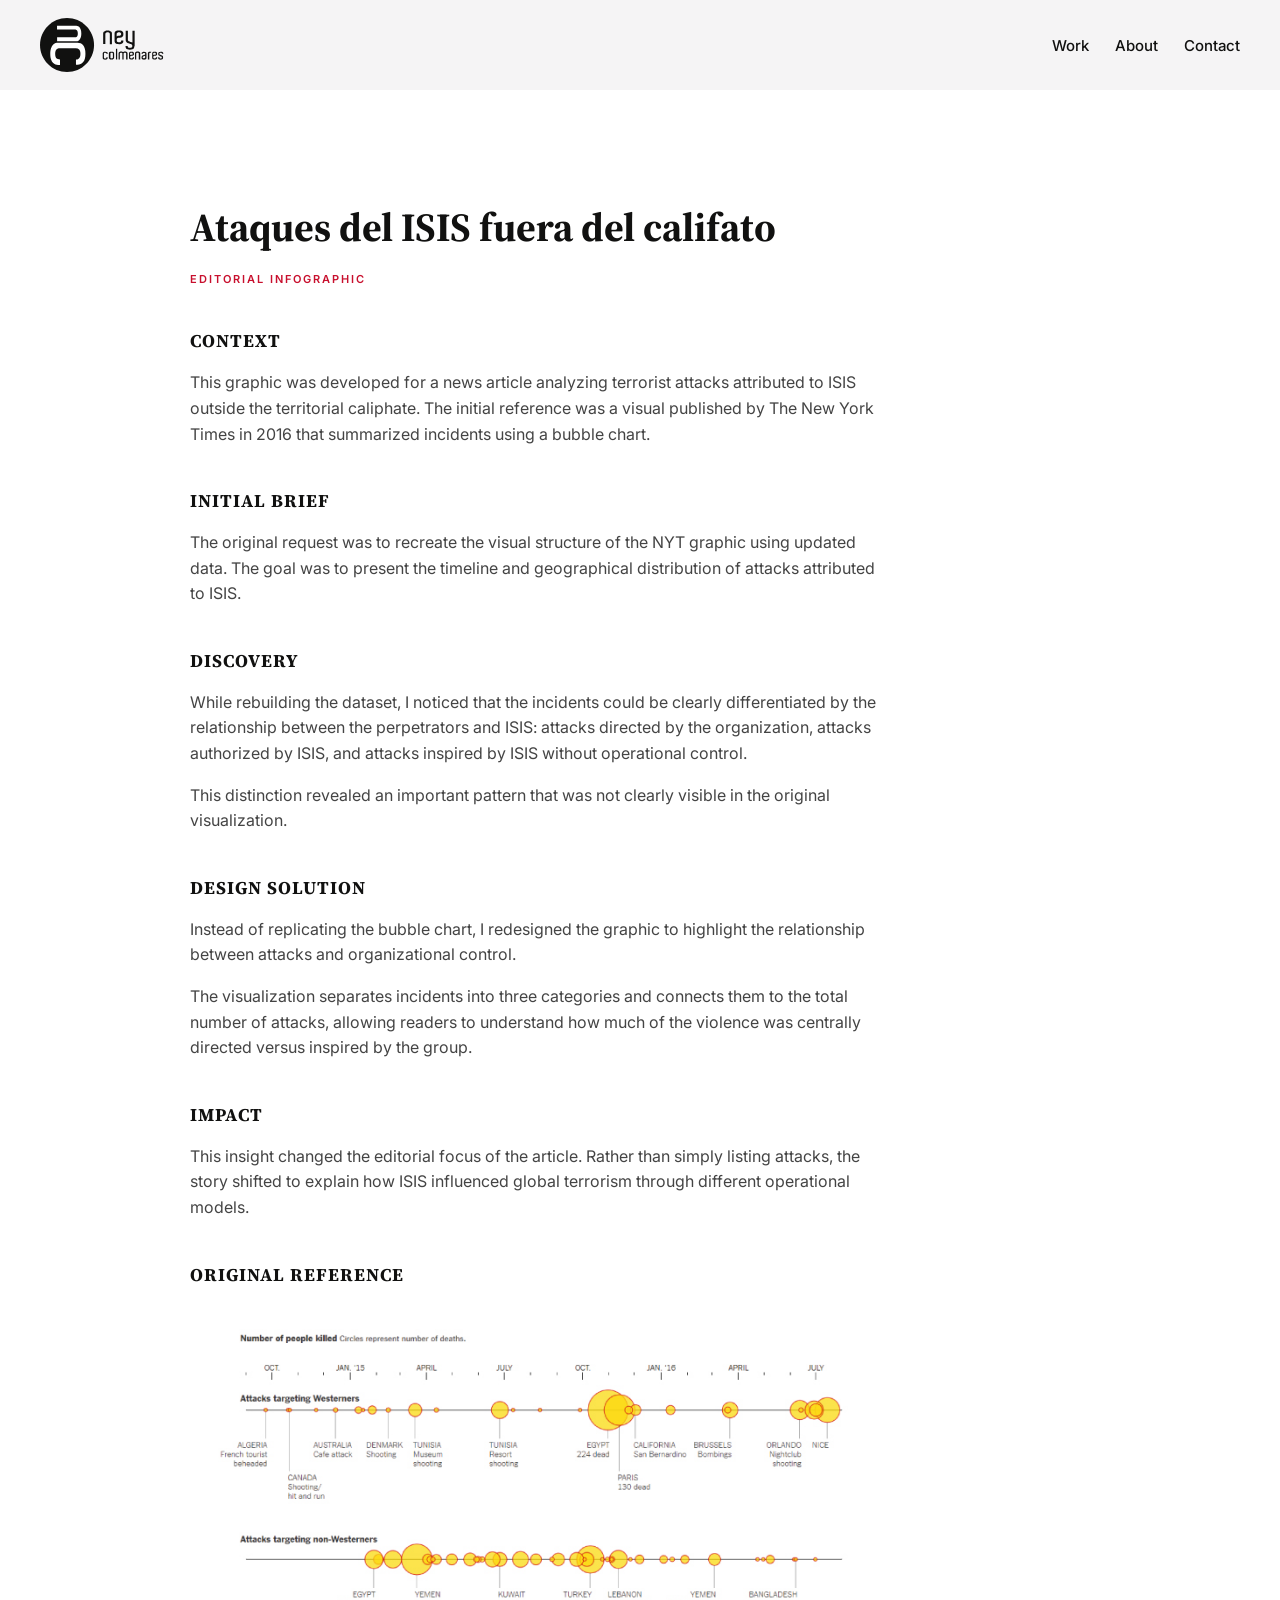
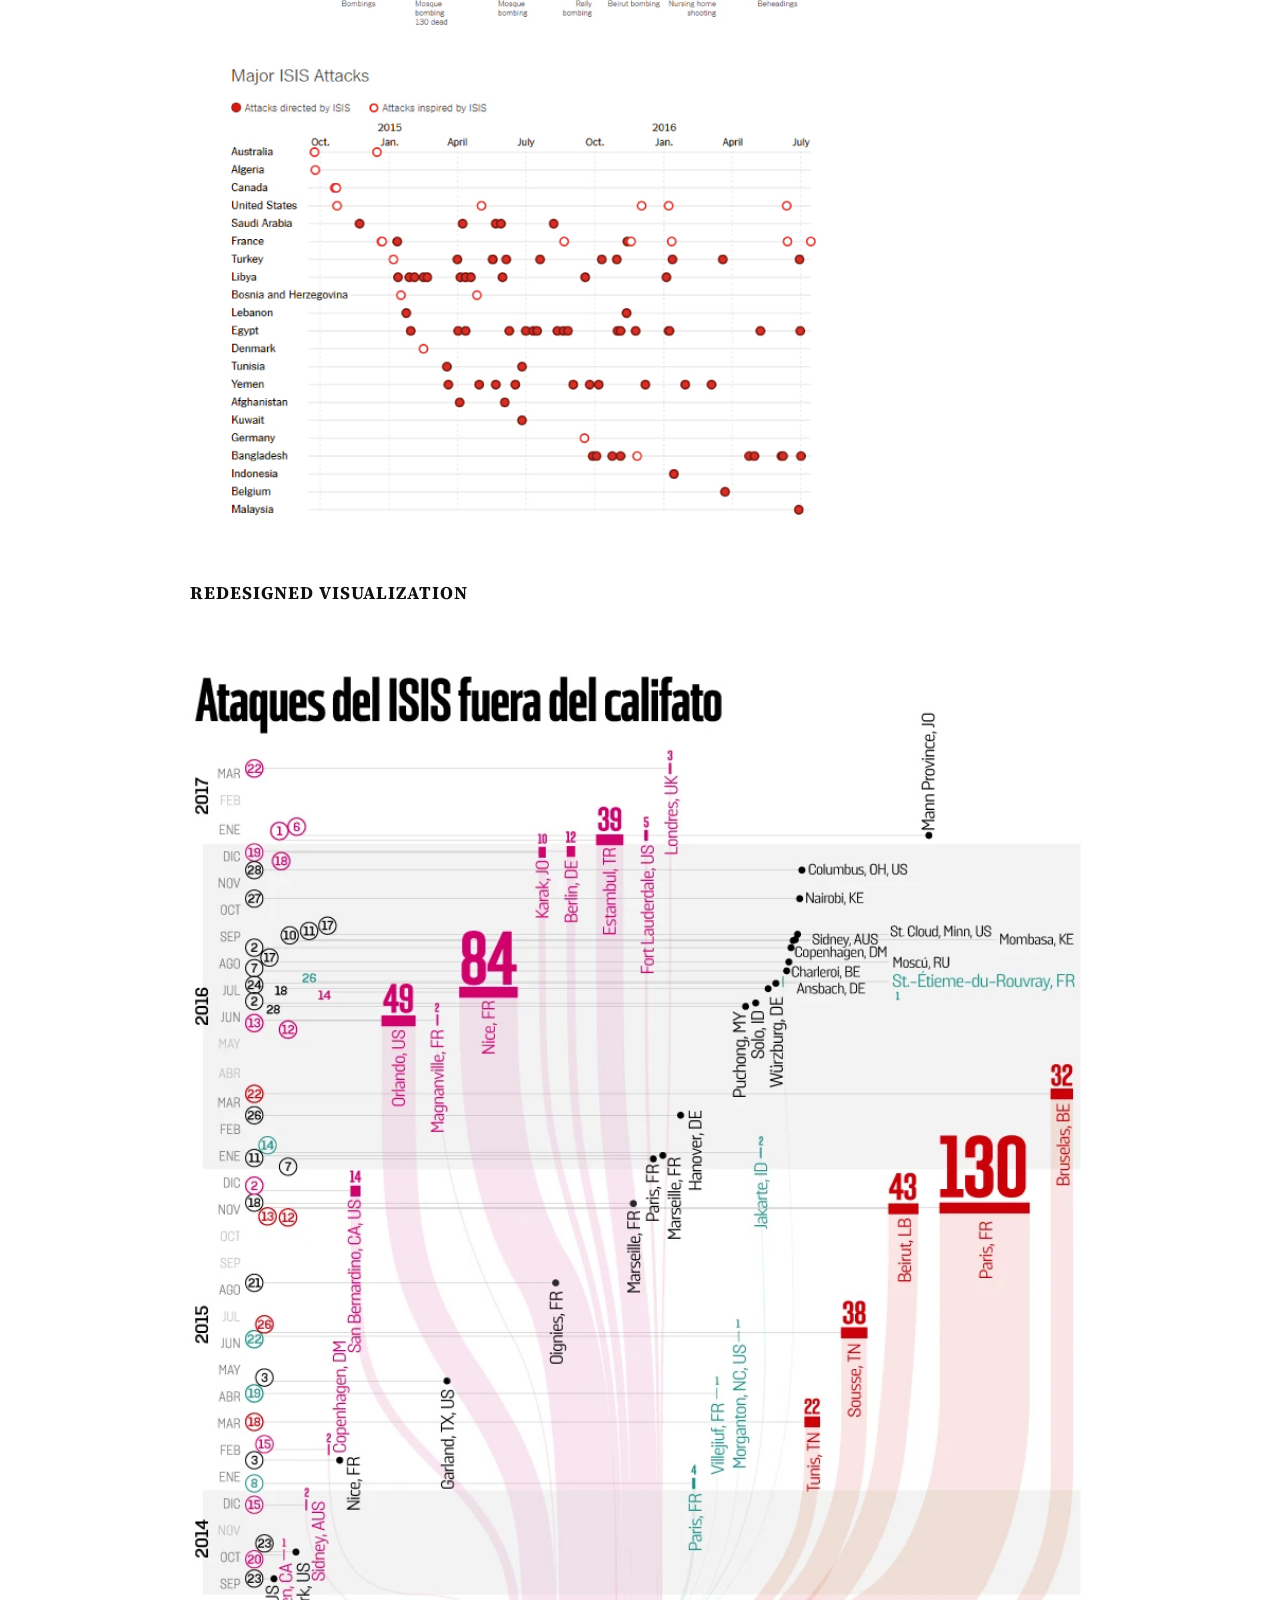
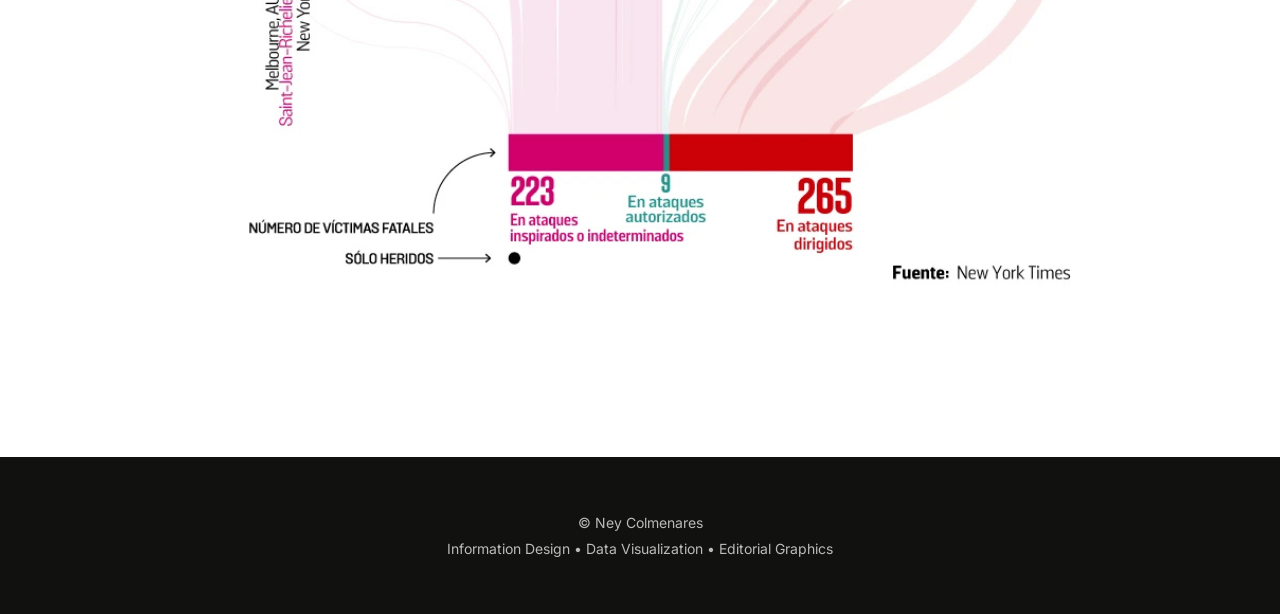
<file: ataques-isis.html>
<!DOCTYPE html>
<html lang="en">

<head>
<meta charset="UTF-8">
<meta name="viewport" content="width=device-width, initial-scale=1.0">
<meta name="description" content="Portfolio of editorial infographics and data visualization by Ney Colmenares, infographic designer with over 20 years of experience.">

<title>Ataques del ISIS fuera del califato | Ney Colmenares</title>

<link rel="stylesheet" href="css/styles.css">

<link href="https://fonts.googleapis.com/css2?family=Inter:wght@400;500;600&family=Source+Serif+4:wght@600;700&display=swap" rel="stylesheet">
<link rel="icon" type="image/svg+xml" href="images/favicon.svg">

</head>


<body>

<header class="header">

<div class="logo">
<a href="index.html">
<img src="images/logo.svg" alt="Ney Colmenares">
</a>
</div>

<nav>
<a href="index.html#work">Work</a>
<a href="index.html#about">About</a>
<a href="index.html#contact">Contact</a>
</nav>

</header>



<main class="project-page">

<h1>Ataques del ISIS fuera del califato</h1>
<span class="category">Editorial Infographic</span>



<section class="project-section">

<h2>Context</h2>

<p>
This graphic was developed for a news article analyzing terrorist attacks attributed to ISIS outside the territorial caliphate. The initial reference was a visual published by The New York Times in 2016 that summarized incidents using a bubble chart.
</p>

</section>



<section class="project-section">

<h2>Initial Brief</h2>

<p>
The original request was to recreate the visual structure of the NYT graphic using updated data. The goal was to present the timeline and geographical distribution of attacks attributed to ISIS.
</p>

</section>



<section class="project-section">

<h2>Discovery</h2>

<p>
While rebuilding the dataset, I noticed that the incidents could be clearly differentiated by the relationship between the perpetrators and ISIS: attacks directed by the organization, attacks authorized by ISIS, and attacks inspired by ISIS without operational control.
</p>

<p>
This distinction revealed an important pattern that was not clearly visible in the original visualization.
</p>

</section>



<section class="project-section">

<h2>Design Solution</h2>

<p>
Instead of replicating the bubble chart, I redesigned the graphic to highlight the relationship between attacks and organizational control.
</p>

<p>
The visualization separates incidents into three categories and connects them to the total number of attacks, allowing readers to understand how much of the violence was centrally directed versus inspired by the group.
</p>

</section>



<section class="project-section">

<h2>Impact</h2>

<p>
This insight changed the editorial focus of the article. Rather than simply listing attacks, the story shifted to explain how ISIS influenced global terrorism through different operational models.
</p>

</section>



<section class="project-section">

<h2>Original reference</h2>

<div class="reference-image">

<img src="images/nyt-isis-reference.jpg" alt="Original NYT graphic">

</div>

</section>



<section class="project-section">

<h2>Redesigned visualization</h2>

<div class="project-image">

<img src="images/isis-full.jpg" alt="Ataques del ISIS fuera del califato">

</div>

</section>



</main>



<footer>

<p>© Ney Colmenares</p>
<p>Information Design • Data Visualization • Editorial Graphics</p>

</footer>


</body>
</html>
</file>
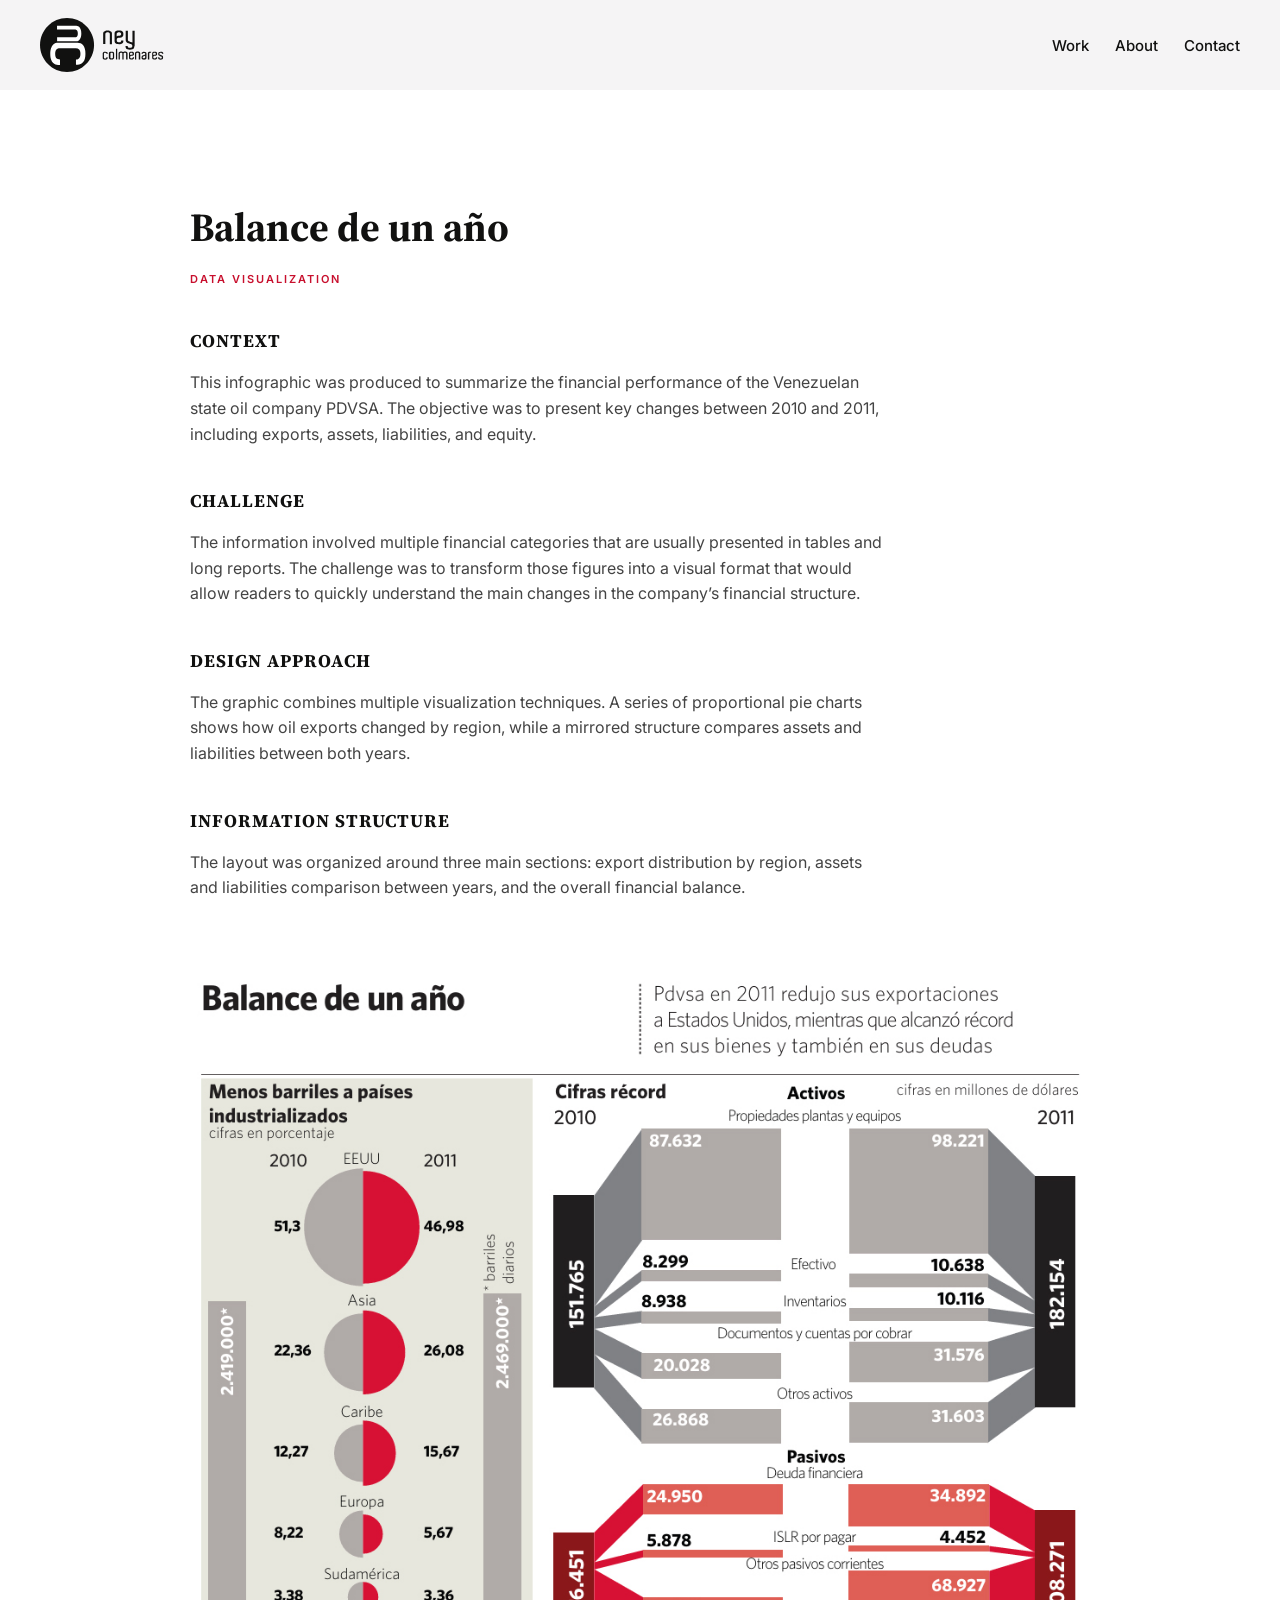
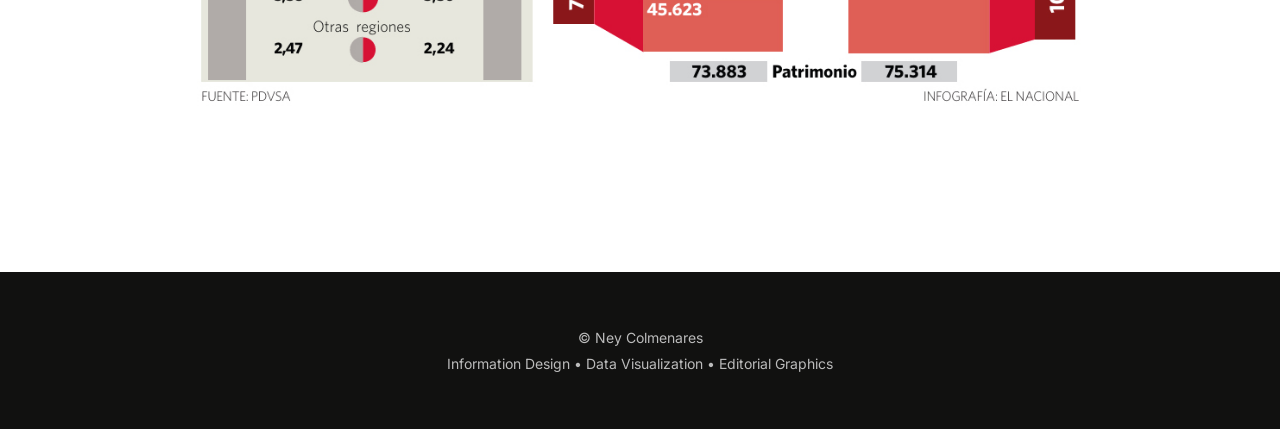
<file: balance-anio.html>
<!DOCTYPE html>
<html lang="en">

<head>
<meta charset="UTF-8">
<meta name="viewport" content="width=device-width, initial-scale=1.0">

<title>Ataques del ISIS fuera del califato | Ney Colmenares</title>

<link rel="stylesheet" href="css/styles.css">

<link href="https://fonts.googleapis.com/css2?family=Inter:wght@400;500;600&family=Source+Serif+4:wght@600;700&display=swap" rel="stylesheet">
</head>


<body>

<header class="header">

<div class="logo">
<a href="index.html">
<img src="images/logo.svg" alt="Ney Colmenares">
</a>
</div>

<nav>
<a href="index.html#work">Work</a>
<a href="index.html#about">About</a>
<a href="index.html#contact">Contact</a>
</nav>

</header>


<main class="project-page">

<h1>Balance de un año</h1>
<span class="category">Data Visualization</span>

<section class="project-section">
<h2>Context</h2>
<p>
This infographic was produced to summarize the financial performance of the Venezuelan state oil company PDVSA. The objective was to present key changes between 2010 and 2011, including exports, assets, liabilities, and equity.
</p>
</section>

<section class="project-section">
<h2>Challenge</h2>
<p>
The information involved multiple financial categories that are usually presented in tables and long reports. The challenge was to transform those figures into a visual format that would allow readers to quickly understand the main changes in the company’s financial structure.
</p>
</section>

<section class="project-section">
<h2>Design Approach</h2>
<p>
The graphic combines multiple visualization techniques. A series of proportional pie charts shows how oil exports changed by region, while a mirrored structure compares assets and liabilities between both years.
</p>
</section>

<section class="project-section">
<h2>Information Structure</h2>
<p>
The layout was organized around three main sections: export distribution by region, assets and liabilities comparison between years, and the overall financial balance.
</p>
</section>

<div class="project-image">
<img src="images/balanceDeUnAnio.jpg" alt="Balance de un año">
</div>

</main>

<footer>

<p>© Ney Colmenares</p>
<p>Information Design • Data Visualization • Editorial Graphics</p>

</footer>


</body>
</html>
</file>
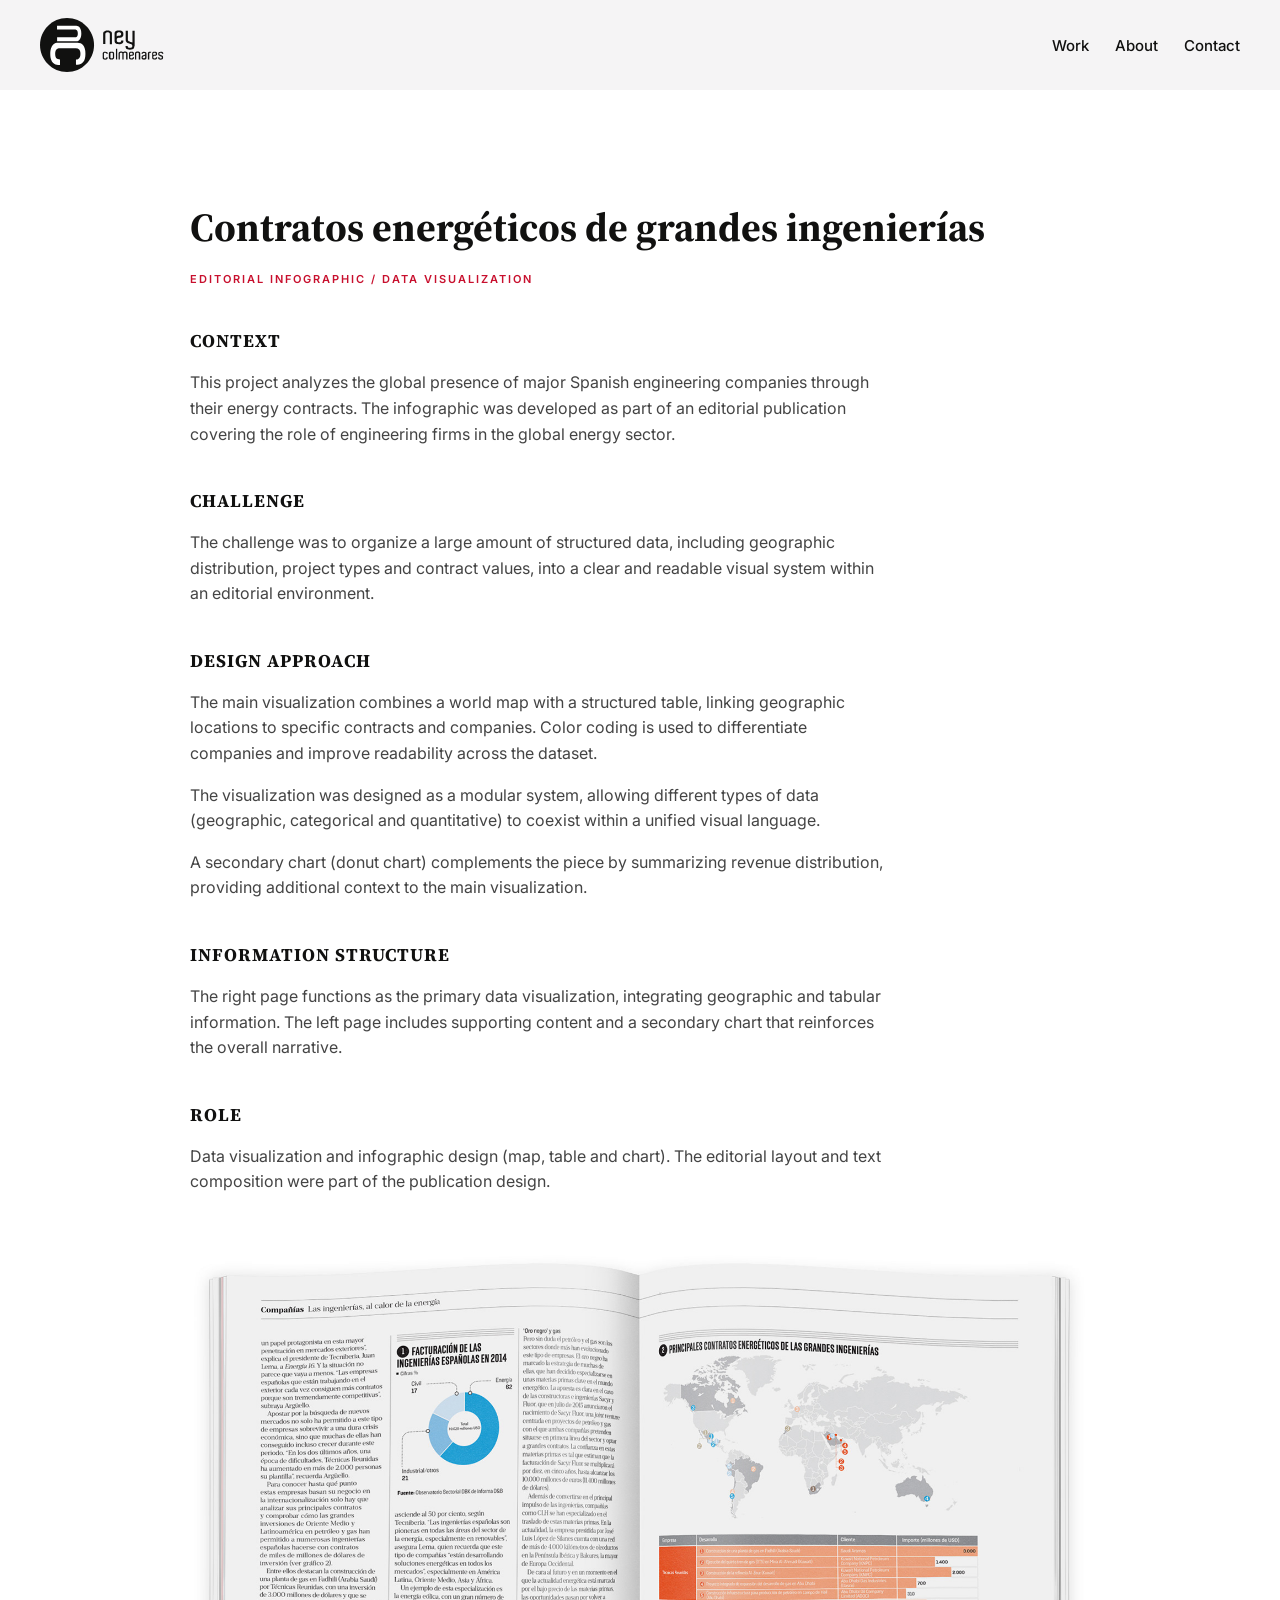
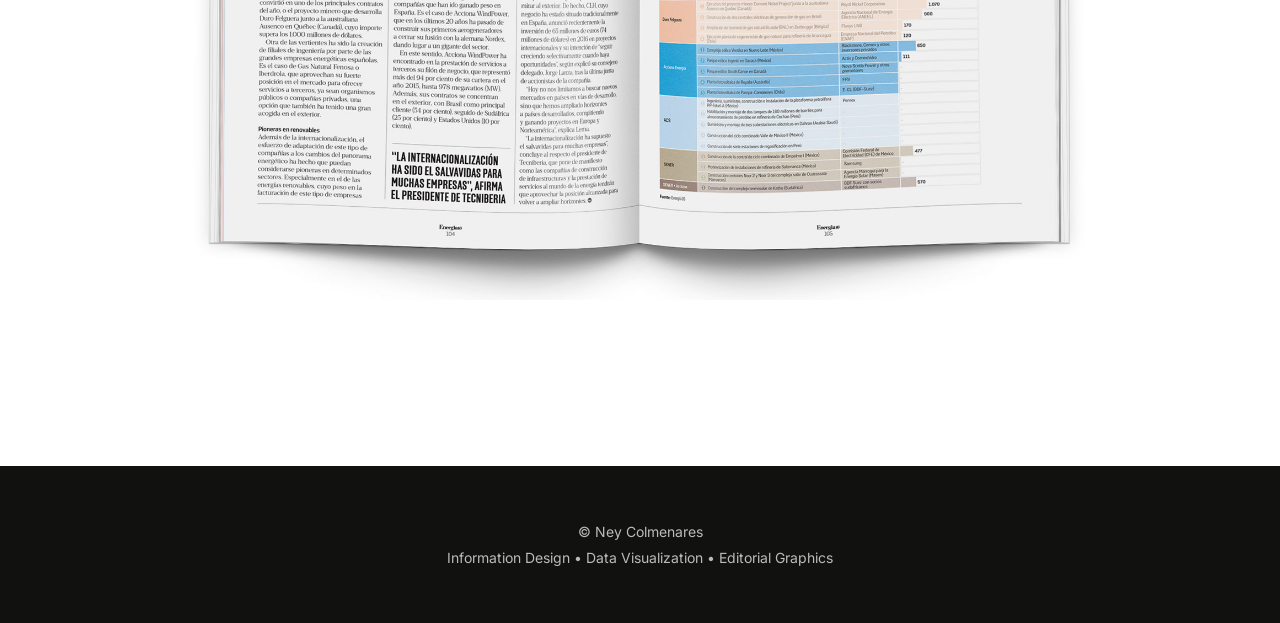
<file: contratos-emergeticos.html>
<!DOCTYPE html>
<html lang="en">

<head>
<meta charset="UTF-8">
<meta name="viewport" content="width=device-width, initial-scale=1.0">
<meta name="description" content="Portfolio of editorial infographics and data visualization by Ney Colmenares, infographic designer with over 20 years of experience.">

<title>Contratos energéticos de grandes ingenierías | Ney Colmenares</title>

<link rel="stylesheet" href="css/styles.css">

<link href="https://fonts.googleapis.com/css2?family=Inter:wght@400;500;600&family=Source+Serif+4:wght@600;700&display=swap" rel="stylesheet">
<link rel="icon" type="image/svg+xml" href="images/favicon.svg">

</head>


<body>

<header class="header">

<div class="logo">
<a href="index.html">
<img src="images/logo.svg" alt="Ney Colmenares">
</a>
</div>

<nav>
<a href="index.html#work">Work</a>
<a href="index.html#about">About</a>
<a href="index.html#contact">Contact</a>
</nav>

</header>


<main class="project-page">

<h1>Contratos energéticos de grandes ingenierías</h1>
<span class="category">Editorial Infographic / Data Visualization</span>

<section class="project-section">
<h2>Context</h2>
<p>
This project analyzes the global presence of major Spanish engineering companies through their energy contracts. The infographic was developed as part of an editorial publication covering the role of engineering firms in the global energy sector.
</p>
</section>

<section class="project-section">
<h2>Challenge</h2>
<p>
The challenge was to organize a large amount of structured data, including geographic distribution, project types and contract values, into a clear and readable visual system within an editorial environment.
</p>
</section>

<section class="project-section">
<h2>Design Approach</h2>
<p>
The main visualization combines a world map with a structured table, linking geographic locations to specific contracts and companies. Color coding is used to differentiate companies and improve readability across the dataset.
</p>
<p>
The visualization was designed as a modular system, allowing different types of data (geographic, categorical and quantitative) to coexist within a unified visual language.
</p>

<p>
A secondary chart (donut chart) complements the piece by summarizing revenue distribution, providing additional context to the main visualization.
</p>
</section>

<section class="project-section">
<h2>Information Structure</h2>
<p>
The right page functions as the primary data visualization, integrating geographic and tabular information. The left page includes supporting content and a secondary chart that reinforces the overall narrative.
</p>
</section>

<section class="project-section">
<h2>Role</h2>
<p>
Data visualization and infographic design (map, table and chart). The editorial layout and text composition were part of the publication design.
</p>
</section>

<div class="project-image">
<img src="images/contratos-emergeticos.jpg" alt="Visualización de contratos energéticos de ingenierías en contexto editorial">
</div>

</main>

<footer>

<p>© Ney Colmenares</p>
<p>Information Design • Data Visualization • Editorial Graphics</p>

</footer>


</body>
</html>
</file>
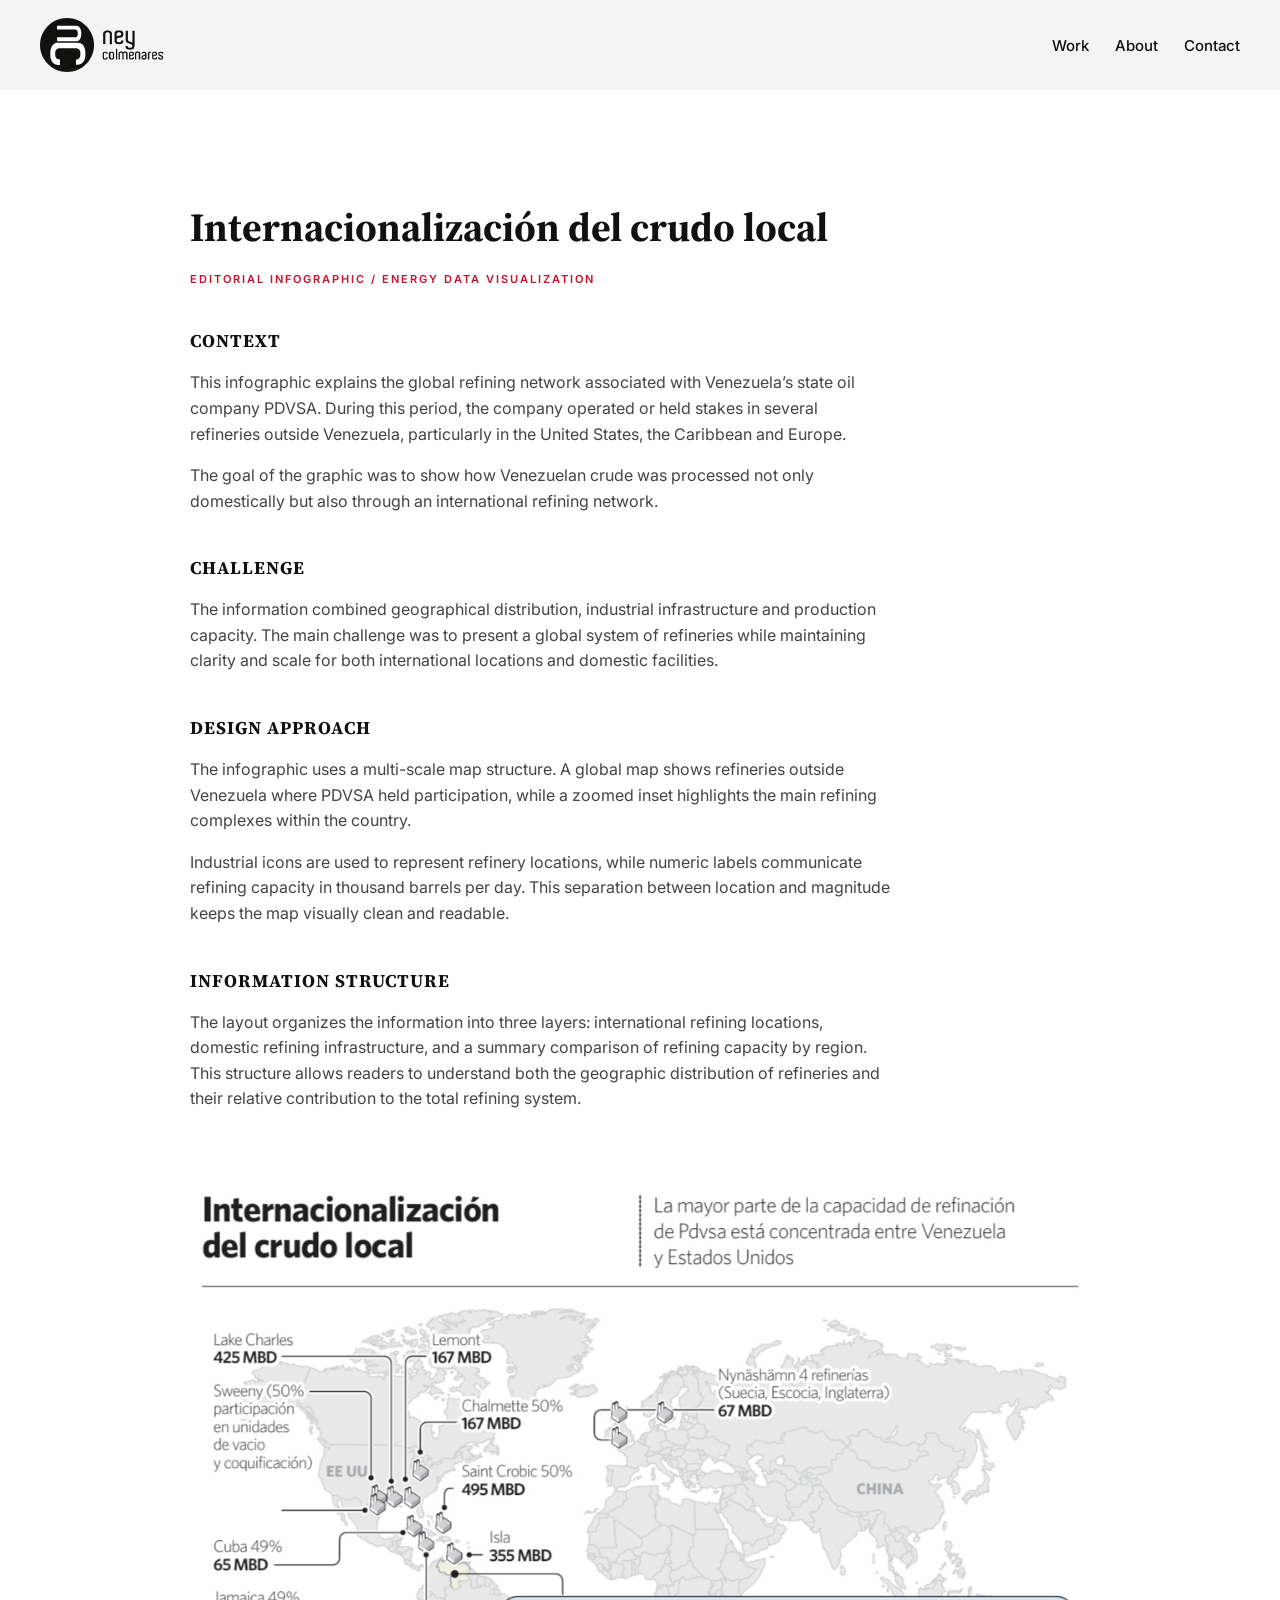
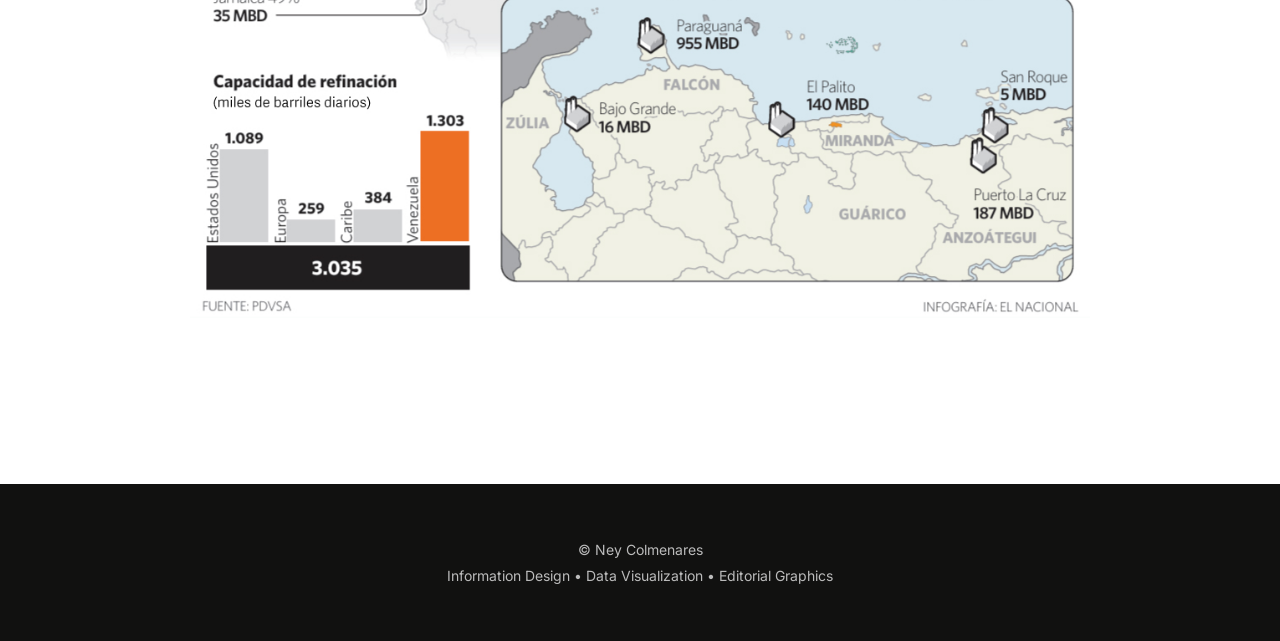
<file: crudo-local.html>
<!DOCTYPE html>
<html lang="en">

<head>
<meta charset="UTF-8">
<meta name="viewport" content="width=device-width, initial-scale=1.0">
<meta name="description" content="Portfolio of editorial infographics and data visualization by Ney Colmenares, infographic designer with over 20 years of experience.">

<title>Internacionalización del crudo local | Ney Colmenares</title>

<link rel="stylesheet" href="css/styles.css">

<link href="https://fonts.googleapis.com/css2?family=Inter:wght@400;500;600&family=Source+Serif+4:wght@600;700&display=swap" rel="stylesheet">
<link rel="icon" type="image/svg+xml" href="images/favicon.svg">

</head>


<body>

<header class="header">

<div class="logo">
<a href="index.html">
<img src="images/logo.svg" alt="Ney Colmenares">
</a>
</div>

<nav>
<a href="index.html#work">Work</a>
<a href="index.html#about">About</a>
<a href="index.html#contact">Contact</a>
</nav>

</header>


<main class="project-page">

<h1>Internacionalización del crudo local</h1>
<span class="category">Editorial Infographic / Energy Data Visualization</span>

<section class="project-section">
<h2>Context</h2>
<p>
This infographic explains the global refining network associated with Venezuela’s state oil company PDVSA. 
During this period, the company operated or held stakes in several refineries outside Venezuela, particularly in the United States, the Caribbean and Europe.
</p>

<p>
The goal of the graphic was to show how Venezuelan crude was processed not only domestically but also through an international refining network.
</p>
</section>

<section class="project-section">
<h2>Challenge</h2>
<p>
The information combined geographical distribution, industrial infrastructure and production capacity. 
The main challenge was to present a global system of refineries while maintaining clarity and scale for both international locations and domestic facilities.
</p>
</section>

<section class="project-section">
<h2>Design Approach</h2>
<p>
The infographic uses a multi-scale map structure. A global map shows refineries outside Venezuela where PDVSA held participation, while a zoomed inset highlights the main refining complexes within the country.
</p>

<p>
Industrial icons are used to represent refinery locations, while numeric labels communicate refining capacity in thousand barrels per day. This separation between location and magnitude keeps the map visually clean and readable.
</p>
</section>

<section class="project-section">
<h2>Information Structure</h2>
<p>
The layout organizes the information into three layers: international refining locations, domestic refining infrastructure, and a summary comparison of refining capacity by region. 
This structure allows readers to understand both the geographic distribution of refineries and their relative contribution to the total refining system.
</p>
</section>

<div class="project-image">
<img src="images/crudo-local.jpg" alt="Internacionalización del crudo local">
</div>

</main>

<footer>

<p>© Ney Colmenares</p>
<p>Information Design • Data Visualization • Editorial Graphics</p>

</footer>


</body>
</html>
</file>
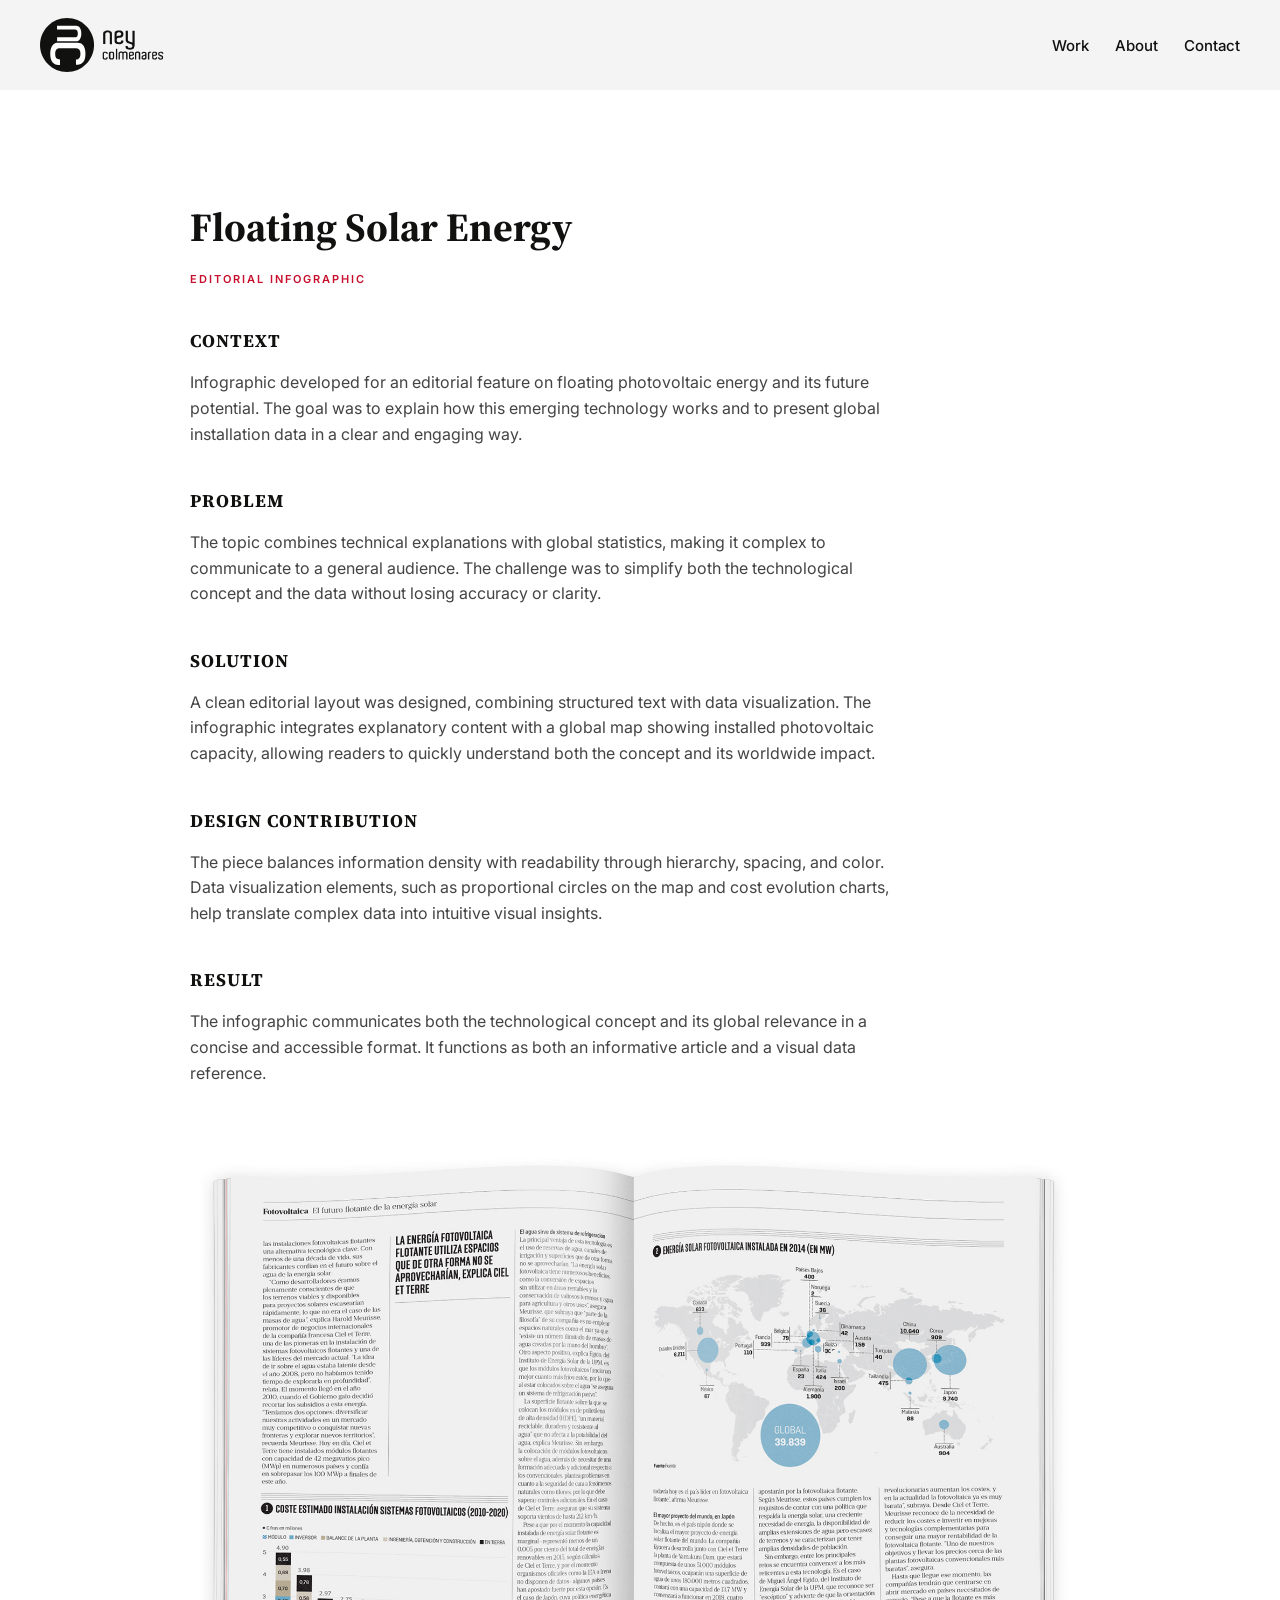
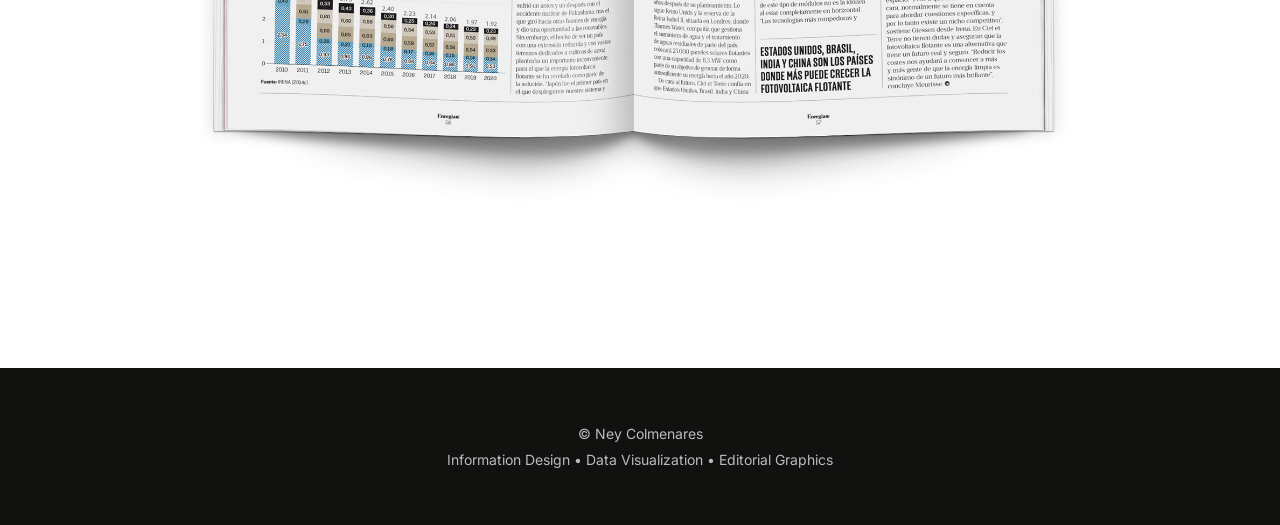
<file: fotovoltaica2014.html>
<!DOCTYPE html>
<html lang="en">

<head>
<meta charset="UTF-8">
<meta name="viewport" content="width=device-width, initial-scale=1.0">
<meta name="description" content="Portfolio of editorial infographics and data visualization by Ney Colmenares, infographic designer with over 20 years of experience.">

<title>Energía solar fotovoltáica instalada en 2014 | Ney Colmenares</title>

<link rel="stylesheet" href="css/styles.css">

<link href="https://fonts.googleapis.com/css2?family=Inter:wght@400;500;600&family=Source+Serif+4:wght@600;700&display=swap" rel="stylesheet">
<link rel="icon" type="image/svg+xml" href="images/favicon.svg">

</head>


<body>

<header class="header">

<div class="logo">
<a href="index.html">
<img src="images/logo.svg" alt="Ney Colmenares">
</a>
</div>

<nav>
<a href="index.html#work">Work</a>
<a href="index.html#about">About</a>
<a href="index.html#contact">Contact</a>
</nav>

</header>


<main class="project-page">

  <h1>Floating Solar Energy</h1>
  <p class="category">Editorial Infographic</p>

  <!-- CONTEXT -->
  <section class="project-section">
    <h2>Context</h2>
    <p>
      Infographic developed for an editorial feature on floating photovoltaic energy and its future potential. 
      The goal was to explain how this emerging technology works and to present global installation data in a clear and engaging way.
    </p>
  </section>

  <!-- PROBLEM -->
  <section class="project-section">
    <h2>Problem</h2>
    <p>
      The topic combines technical explanations with global statistics, making it complex to communicate to a general audience. 
      The challenge was to simplify both the technological concept and the data without losing accuracy or clarity.
    </p>
  </section>

  <!-- SOLUTION -->
  <section class="project-section">
    <h2>Solution</h2>
    <p>
      A clean editorial layout was designed, combining structured text with data visualization. 
      The infographic integrates explanatory content with a global map showing installed photovoltaic capacity, allowing readers to quickly understand both the concept and its worldwide impact.
    </p>
  </section>

  <!-- DESIGN CONTRIBUTION -->
  <section class="project-section">
    <h2>Design Contribution</h2>
    <p>
      The piece balances information density with readability through hierarchy, spacing, and color. 
      Data visualization elements, such as proportional circles on the map and cost evolution charts, help translate complex data into intuitive visual insights.
    </p>
  </section>

  <!-- RESULT -->
  <section class="project-section">
    <h2>Result</h2>
    <p>
      The infographic communicates both the technological concept and its global relevance in a concise and accessible format. 
      It functions as both an informative article and a visual data reference.
    </p>
  </section>

  <!-- IMAGE -->
  <div class="project-image">
    <img src="images/fotovoltaica2014.jpg" alt="Floating solar energy infographic">
  </div>

</main>
<footer>

<p>© Ney Colmenares</p>
<p>Information Design • Data Visualization • Editorial Graphics</p>

</footer>


</body>
</html>
</file>
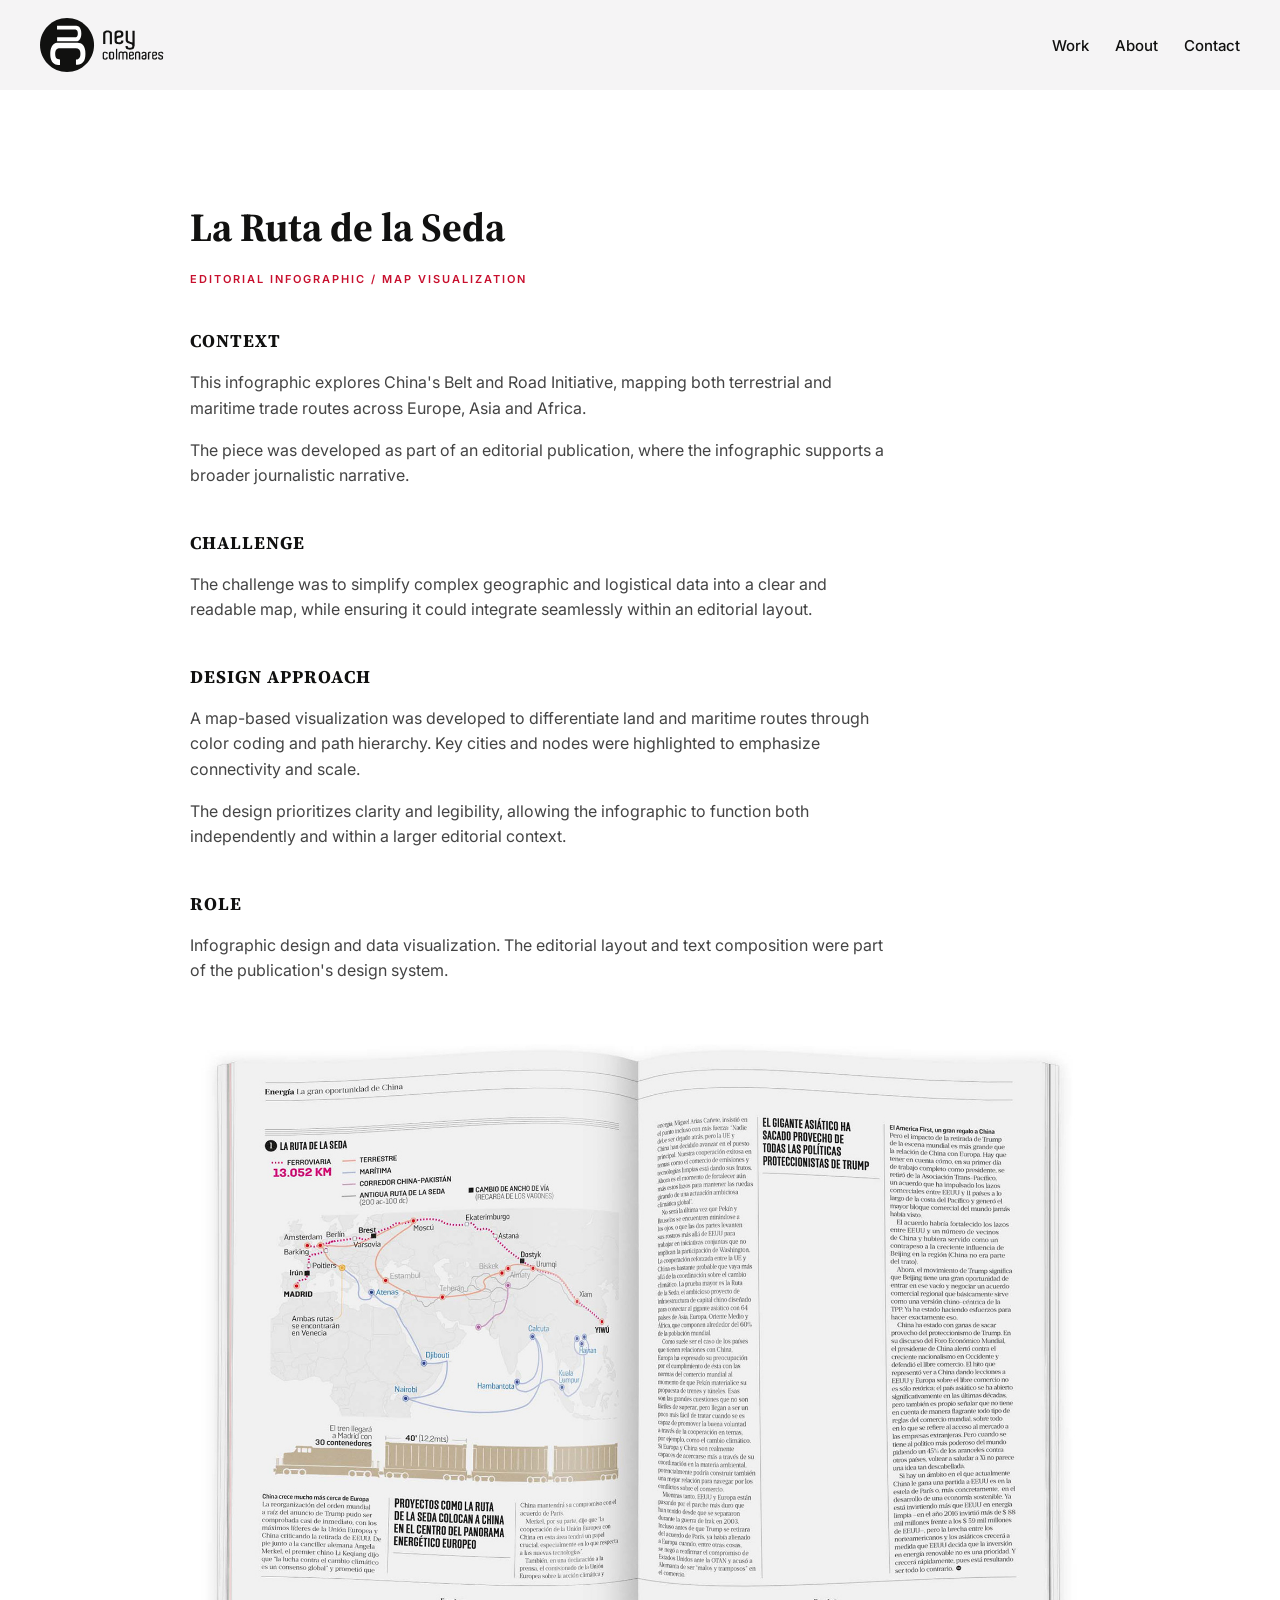
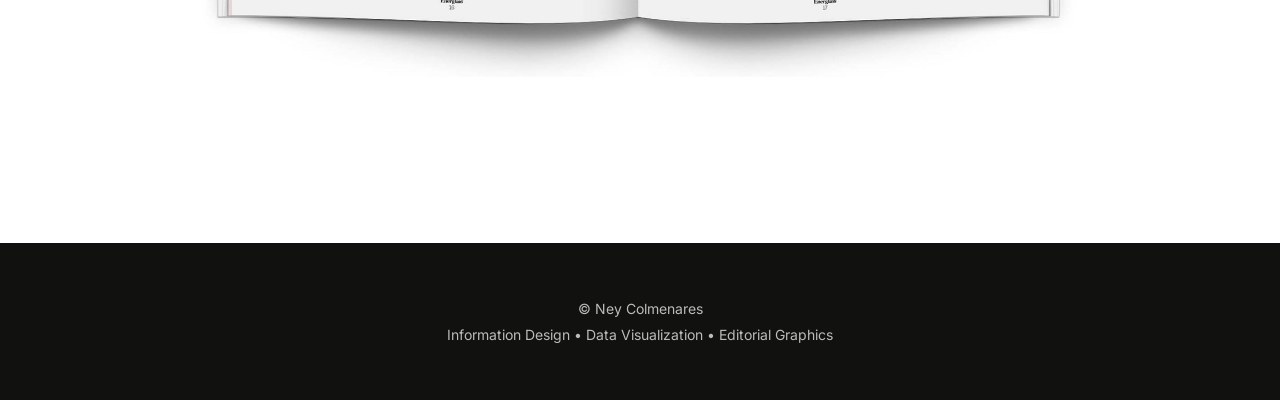
<file: la-ruta-de-la-seda.html>
<!DOCTYPE html>
<html lang="en">

<head>
<meta charset="UTF-8">
<meta name="viewport" content="width=device-width, initial-scale=1.0">
<meta name="description" content="Portfolio of editorial infographics and data visualization by Ney Colmenares, infographic designer with over 20 years of experience.">

<title>La Ruta de la Seda | Ney Colmenares</title>

<link rel="stylesheet" href="css/styles.css">

<link href="https://fonts.googleapis.com/css2?family=Inter:wght@400;500;600&family=Source+Serif+4:wght@600;700&display=swap" rel="stylesheet">
<link rel="icon" type="image/svg+xml" href="images/favicon.svg">

</head>


<body>

<header class="header">

<div class="logo">
<a href="index.html">
<img src="images/logo.svg" alt="Ney Colmenares">
</a>
</div>

<nav>
<a href="index.html#work">Work</a>
<a href="index.html#about">About</a>
<a href="index.html#contact">Contact</a>
</nav>

</header>


<main class="project-page">

<h1>La Ruta de la Seda</h1>
<span class="category">Editorial Infographic / Map Visualization</span>

<section class="project-section">
<h2>Context</h2>
<p>
This infographic explores China's Belt and Road Initiative, mapping both terrestrial and maritime trade routes across Europe, Asia and Africa.
</p>

<p>
The piece was developed as part of an editorial publication, where the infographic supports a broader journalistic narrative.
</p>
</section>

<section class="project-section">
<h2>Challenge</h2>
<p>
The challenge was to simplify complex geographic and logistical data into a clear and readable map, while ensuring it could integrate seamlessly within an editorial layout.
</p>
</section>

<section class="project-section">
<h2>Design Approach</h2>
<p>
A map-based visualization was developed to differentiate land and maritime routes through color coding and path hierarchy. Key cities and nodes were highlighted to emphasize connectivity and scale.
</p>

<p>
The design prioritizes clarity and legibility, allowing the infographic to function both independently and within a larger editorial context.
</p>
</section>

<section class="project-section">
<h2>Role</h2>
<p>
Infographic design and data visualization. The editorial layout and text composition were part of the publication's design system.
</p>
</section>

<div class="project-image">
<img src="images/la-ruta-de-la-seda.jpg" alt="Mapa de la Ruta de la Seda en contexto editorial">
</div>

</main>

<footer>

<p>© Ney Colmenares</p>
<p>Information Design • Data Visualization • Editorial Graphics</p>

</footer>


</body>
</html>
</file>
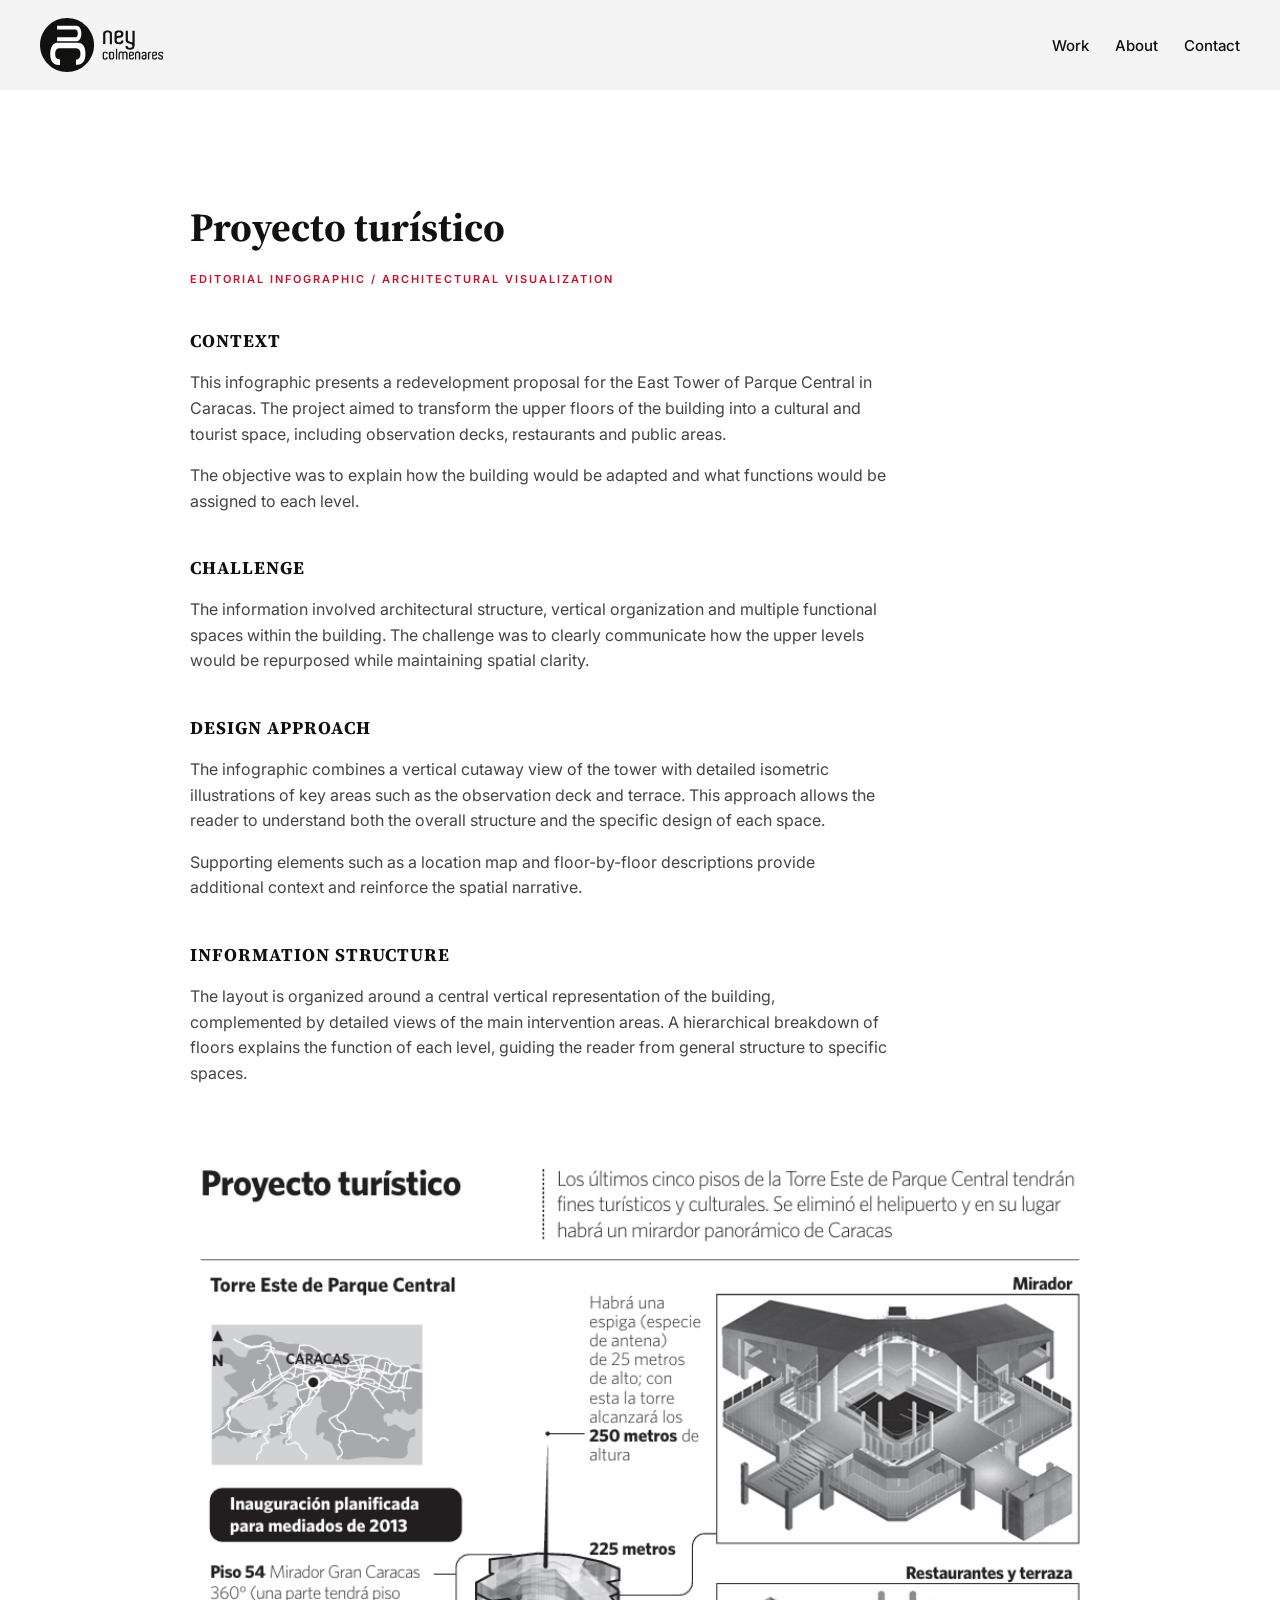
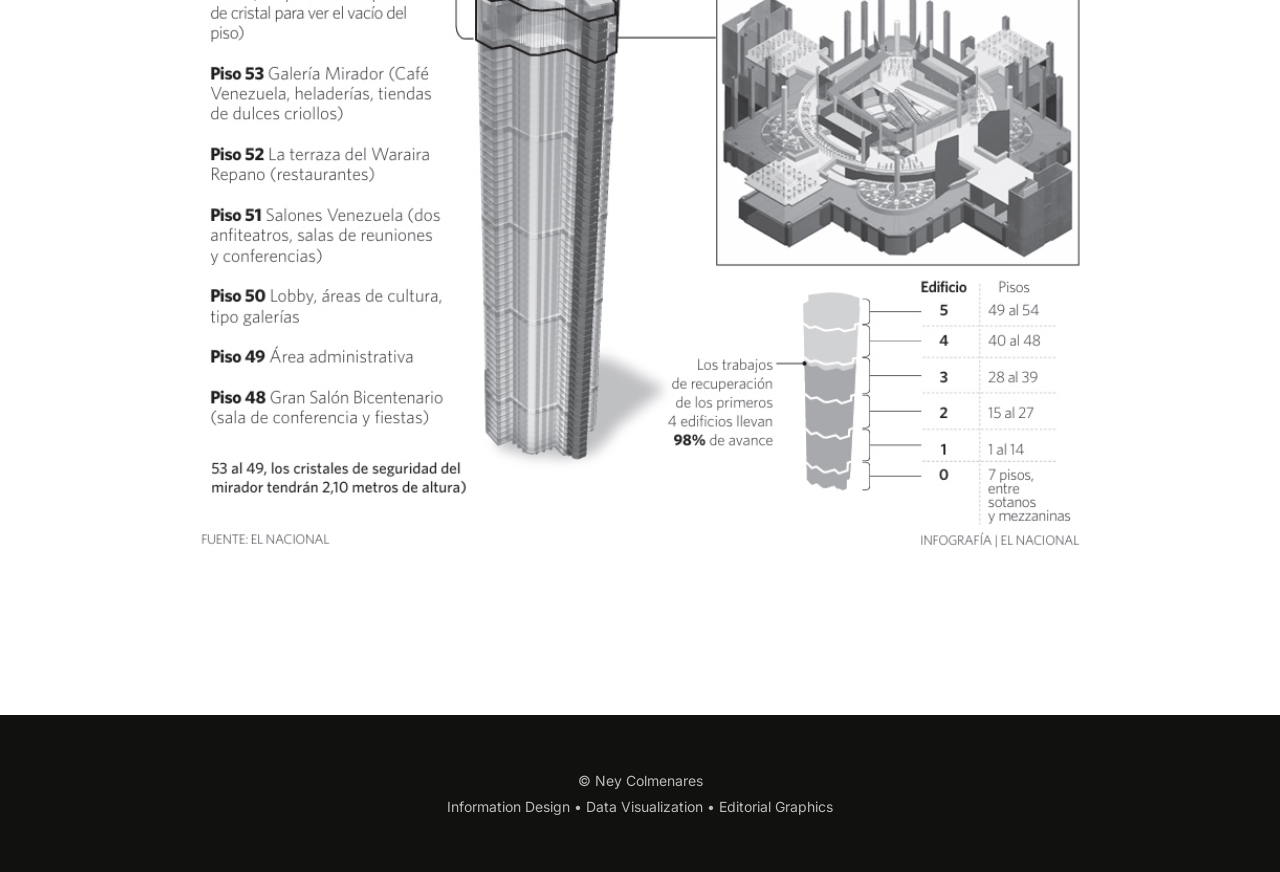
<file: parque-central.html>
<!DOCTYPE html>
<html lang="en">

<head>
<meta charset="UTF-8">
<meta name="viewport" content="width=device-width, initial-scale=1.0">
<meta name="description" content="Portfolio of editorial infographics and data visualization by Ney Colmenares, infographic designer with over 20 years of experience.">

<title>Proyecto turístico | Ney Colmenares</title>

<link rel="stylesheet" href="css/styles.css">

<link href="https://fonts.googleapis.com/css2?family=Inter:wght@400;500;600&family=Source+Serif+4:wght@600;700&display=swap" rel="stylesheet">
<link rel="icon" type="image/svg+xml" href="images/favicon.svg">

</head>


<body>

<header class="header">

<div class="logo">
<a href="index.html">
<img src="images/logo.svg" alt="Ney Colmenares">
</a>
</div>

<nav>
<a href="index.html#work">Work</a>
<a href="index.html#about">About</a>
<a href="index.html#contact">Contact</a>
</nav>

</header>


<main class="project-page">

<h1>Proyecto turístico</h1>
<span class="category">Editorial Infographic / Architectural Visualization</span>

<section class="project-section">
<h2>Context</h2>
<p>
This infographic presents a redevelopment proposal for the East Tower of Parque Central in Caracas. The project aimed to transform the upper floors of the building into a cultural and tourist space, including observation decks, restaurants and public areas.
</p>

<p>
The objective was to explain how the building would be adapted and what functions would be assigned to each level.
</p>
</section>

<section class="project-section">
<h2>Challenge</h2>
<p>
The information involved architectural structure, vertical organization and multiple functional spaces within the building. The challenge was to clearly communicate how the upper levels would be repurposed while maintaining spatial clarity.
</p>
</section>

<section class="project-section">
<h2>Design Approach</h2>
<p>
The infographic combines a vertical cutaway view of the tower with detailed isometric illustrations of key areas such as the observation deck and terrace. This approach allows the reader to understand both the overall structure and the specific design of each space.
</p>

<p>
Supporting elements such as a location map and floor-by-floor descriptions provide additional context and reinforce the spatial narrative.
</p>
</section>

<section class="project-section">
<h2>Information Structure</h2>
<p>
The layout is organized around a central vertical representation of the building, complemented by detailed views of the main intervention areas. A hierarchical breakdown of floors explains the function of each level, guiding the reader from general structure to specific spaces.
</p>
</section>

<div class="project-image">
<img src="images/parque-central.jpg" alt="Proyecto turístico Parque Central">
</div>

</main>
<footer>

<p>© Ney Colmenares</p>
<p>Information Design • Data Visualization • Editorial Graphics</p>

</footer>


</body>
</html>
</file>
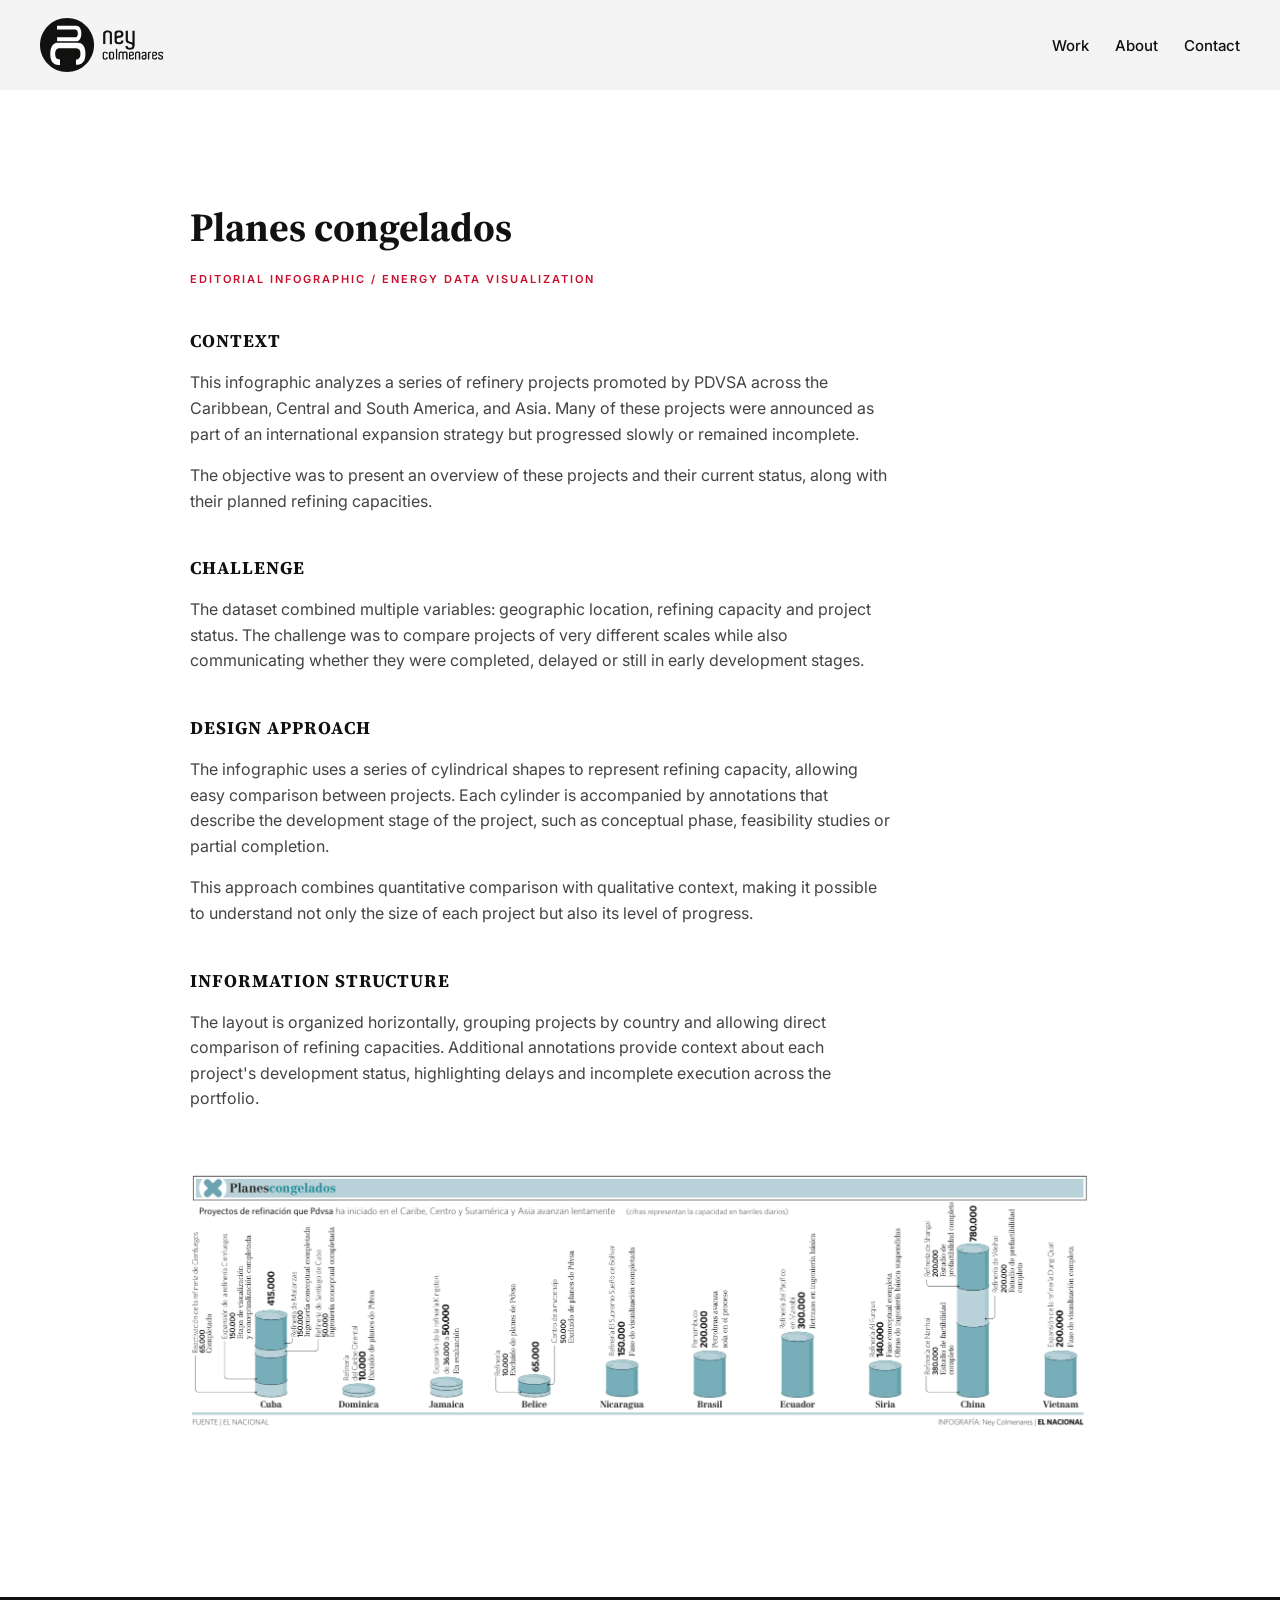
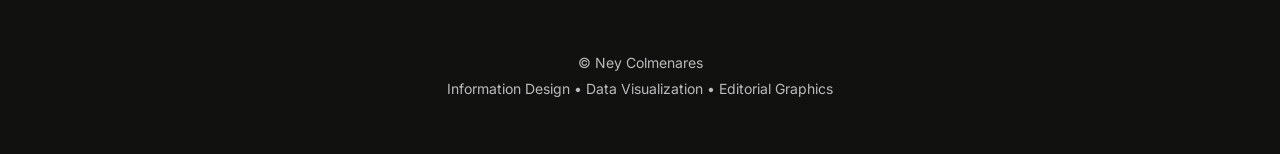
<file: planes-congelados.html>
<!DOCTYPE html>
<html lang="en">

<head>
<meta charset="UTF-8">
<meta name="viewport" content="width=device-width, initial-scale=1.0">
<meta name="description" content="Portfolio of editorial infographics and data visualization by Ney Colmenares, infographic designer with over 20 years of experience.">

<title>Planes congelados | Ney Colmenares</title>

<link rel="stylesheet" href="css/styles.css">

<link href="https://fonts.googleapis.com/css2?family=Inter:wght@400;500;600&family=Source+Serif+4:wght@600;700&display=swap" rel="stylesheet">
<link rel="icon" type="image/svg+xml" href="images/favicon.svg">

</head>


<body>

<header class="header">

<div class="logo">
<a href="index.html">
<img src="images/logo.svg" alt="Ney Colmenares">
</a>
</div>

<nav>
<a href="index.html#work">Work</a>
<a href="index.html#about">About</a>
<a href="index.html#contact">Contact</a>
</nav>

</header>


<main class="project-page">

<h1>Planes congelados</h1>
<span class="category">Editorial Infographic / Energy Data Visualization</span>

<section class="project-section">
<h2>Context</h2>
<p>
This infographic analyzes a series of refinery projects promoted by PDVSA across the Caribbean, Central and South America, and Asia. Many of these projects were announced as part of an international expansion strategy but progressed slowly or remained incomplete.
</p>

<p>
The objective was to present an overview of these projects and their current status, along with their planned refining capacities.
</p>
</section>

<section class="project-section">
<h2>Challenge</h2>
<p>
The dataset combined multiple variables: geographic location, refining capacity and project status. The challenge was to compare projects of very different scales while also communicating whether they were completed, delayed or still in early development stages.
</p>
</section>

<section class="project-section">
<h2>Design Approach</h2>
<p>
The infographic uses a series of cylindrical shapes to represent refining capacity, allowing easy comparison between projects. Each cylinder is accompanied by annotations that describe the development stage of the project, such as conceptual phase, feasibility studies or partial completion.
</p>

<p>
This approach combines quantitative comparison with qualitative context, making it possible to understand not only the size of each project but also its level of progress.
</p>
</section>

<section class="project-section">
<h2>Information Structure</h2>
<p>
The layout is organized horizontally, grouping projects by country and allowing direct comparison of refining capacities. Additional annotations provide context about each project's development status, highlighting delays and incomplete execution across the portfolio.
</p>
</section>

<div class="project-image">
<img src="images/planes-congelados.jpg" alt="Planes congelados">
</div>

</main>
<footer>

<p>© Ney Colmenares</p>
<p>Information Design • Data Visualization • Editorial Graphics</p>

</footer>


</body>
</html>
</file>
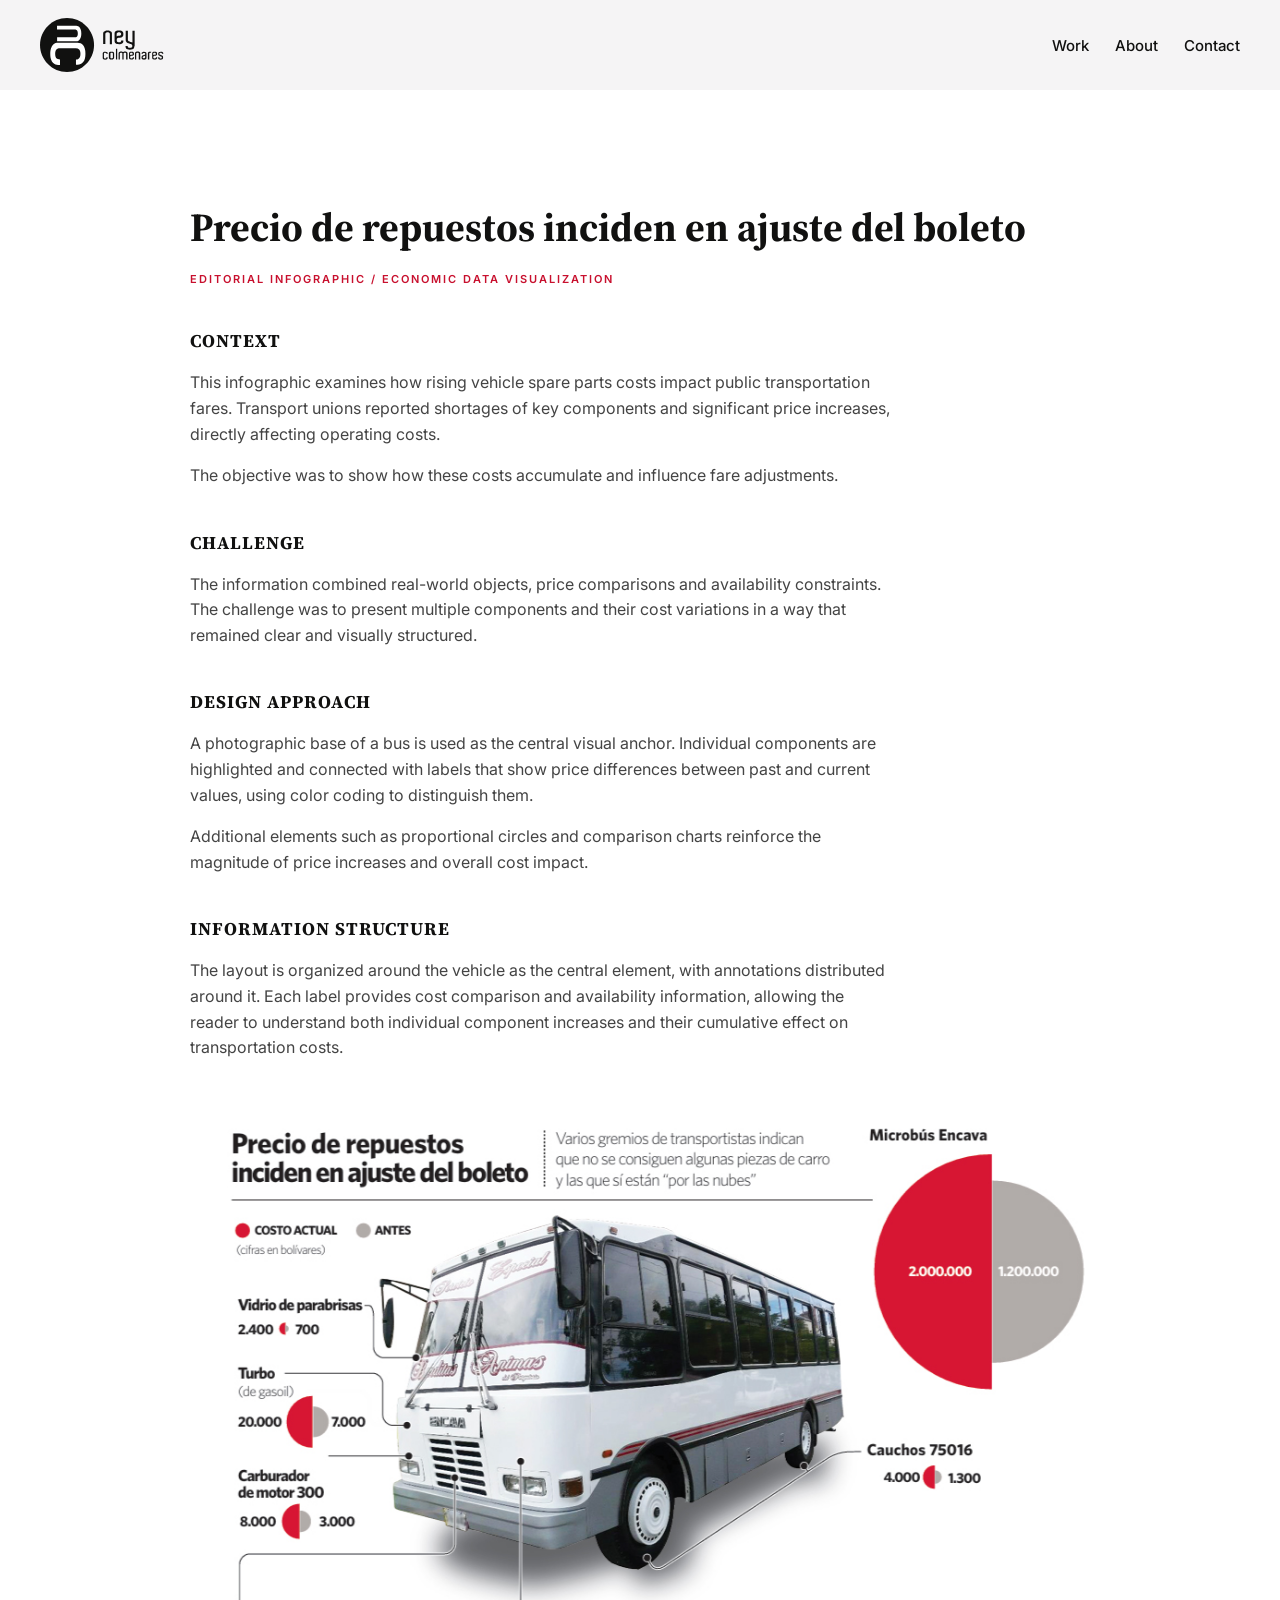
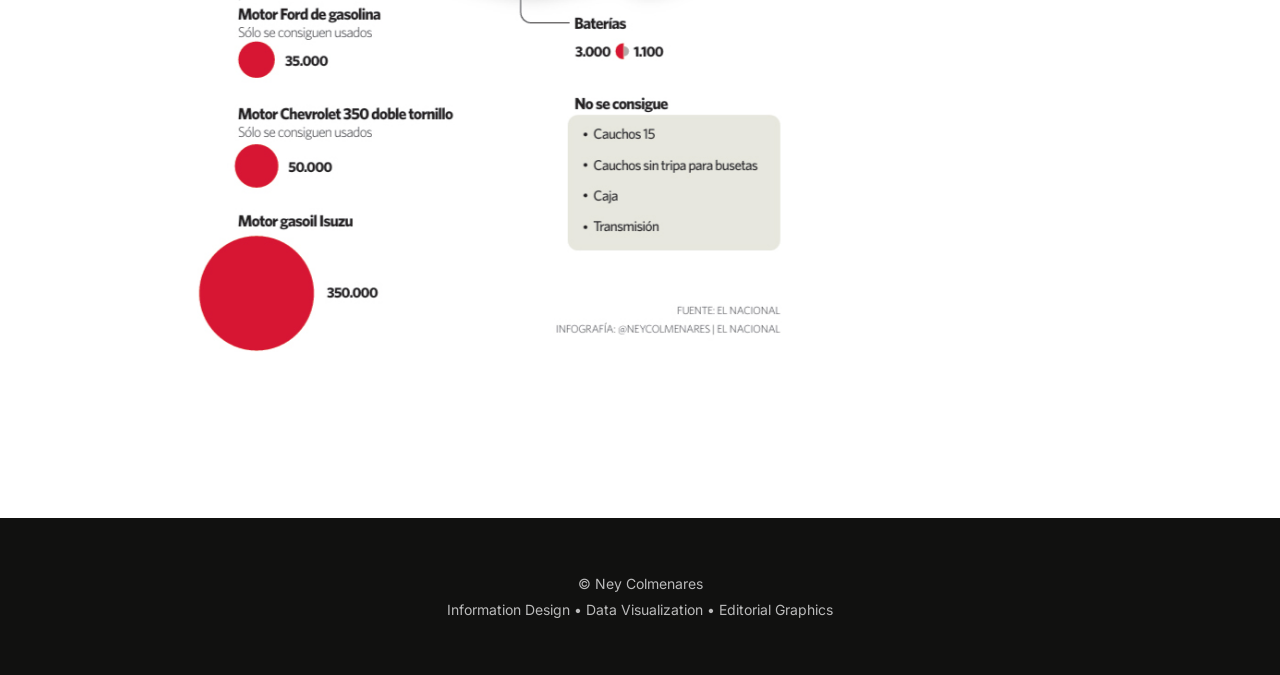
<file: precio-repuestos.html>
<!DOCTYPE html>
<html lang="en">

<head>
<meta charset="UTF-8">
<meta name="viewport" content="width=device-width, initial-scale=1.0">
<meta name="description" content="Portfolio of editorial infographics and data visualization by Ney Colmenares, infographic designer with over 20 years of experience.">

<title>Precio de repuestos inciden en ajuste del boleto | Ney Colmenares</title>

<link rel="stylesheet" href="css/styles.css">

<link href="https://fonts.googleapis.com/css2?family=Inter:wght@400;500;600&family=Source+Serif+4:wght@600;700&display=swap" rel="stylesheet">
<link rel="icon" type="image/svg+xml" href="images/favicon.svg">

</head>


<body>

<header class="header">

<div class="logo">
<a href="index.html">
<img src="images/logo.svg" alt="Ney Colmenares">
</a>
</div>

<nav>
<a href="index.html#work">Work</a>
<a href="index.html#about">About</a>
<a href="index.html#contact">Contact</a>
</nav>

</header>


<main class="project-page">

<h1>Precio de repuestos inciden en ajuste del boleto</h1>
<span class="category">Editorial Infographic / Economic Data Visualization</span>

<section class="project-section">
<h2>Context</h2>
<p>
This infographic examines how rising vehicle spare parts costs impact public transportation fares. Transport unions reported shortages of key components and significant price increases, directly affecting operating costs.
</p>

<p>
The objective was to show how these costs accumulate and influence fare adjustments.
</p>
</section>

<section class="project-section">
<h2>Challenge</h2>
<p>
The information combined real-world objects, price comparisons and availability constraints. The challenge was to present multiple components and their cost variations in a way that remained clear and visually structured.
</p>
</section>

<section class="project-section">
<h2>Design Approach</h2>
<p>
A photographic base of a bus is used as the central visual anchor. Individual components are highlighted and connected with labels that show price differences between past and current values, using color coding to distinguish them.
</p>

<p>
Additional elements such as proportional circles and comparison charts reinforce the magnitude of price increases and overall cost impact.
</p>
</section>

<section class="project-section">
<h2>Information Structure</h2>
<p>
The layout is organized around the vehicle as the central element, with annotations distributed around it. Each label provides cost comparison and availability information, allowing the reader to understand both individual component increases and their cumulative effect on transportation costs.
</p>
</section>

<div class="project-image">
<img src="images/precio-repuestos.jpg" alt="Precio de repuestos inciden en ajuste del boleto">
</div>

</main>

<footer>

<p>© Ney Colmenares</p>
<p>Information Design • Data Visualization • Editorial Graphics</p>

</footer>


</body>
</html>
</file>
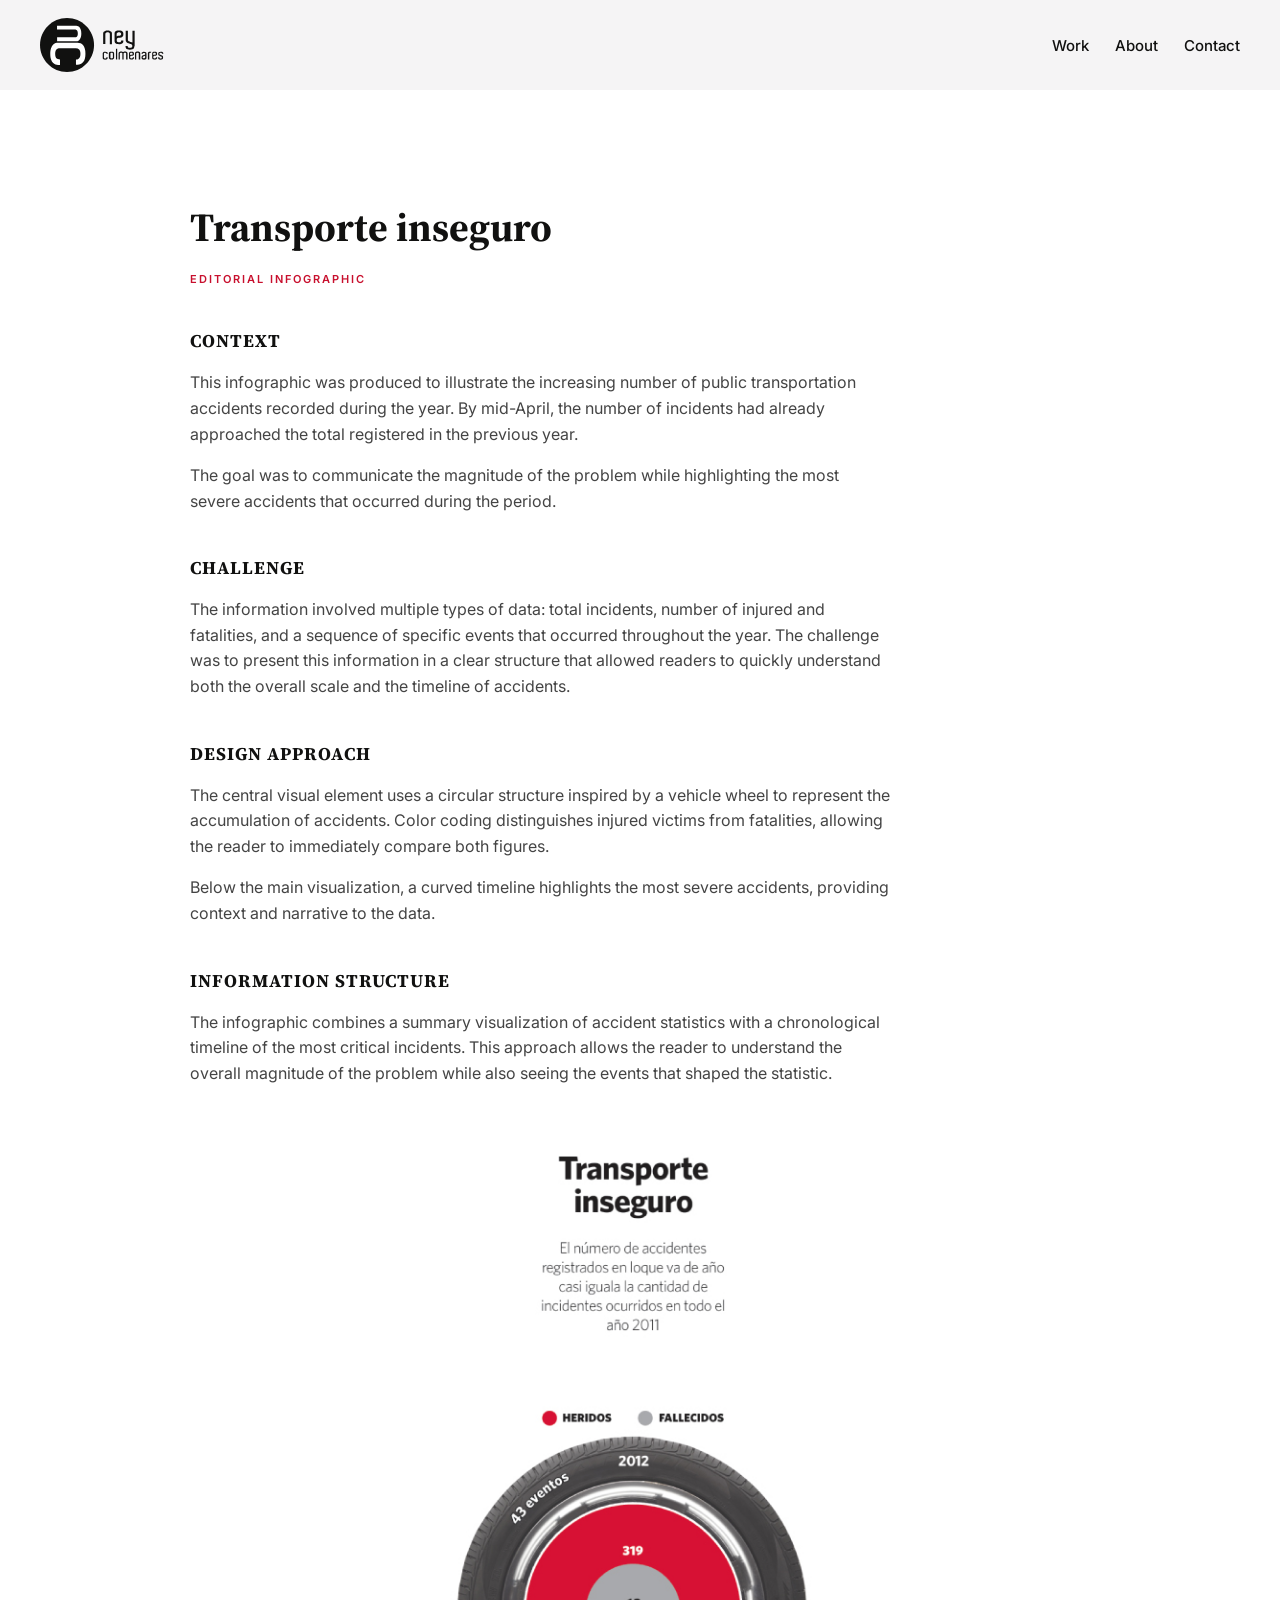
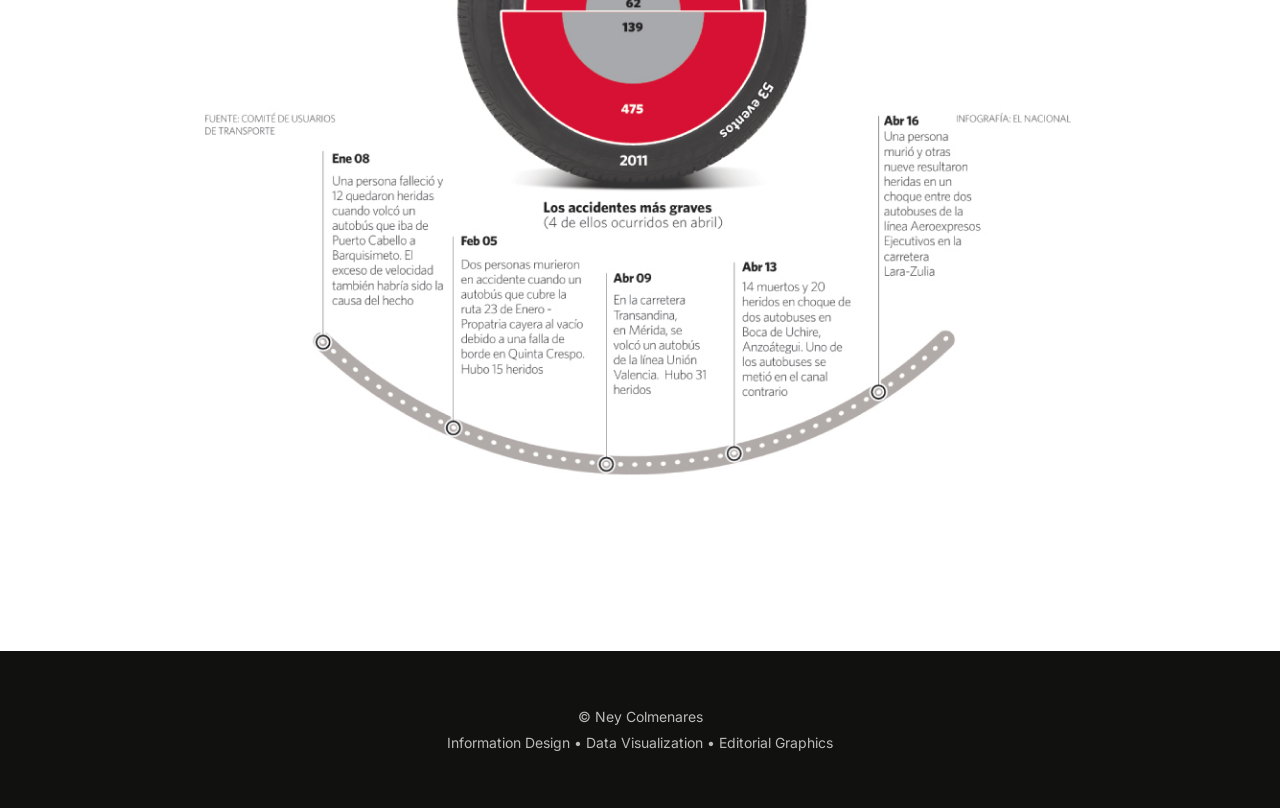
<file: transporte-inseguro.html>
<!DOCTYPE html>
<html lang="en">

<head>
<meta charset="UTF-8">
<meta name="viewport" content="width=device-width, initial-scale=1.0">
<meta name="description" content="Portfolio of editorial infographics and data visualization by Ney Colmenares, infographic designer with over 20 years of experience.">

<title>Transporte inseguro | Ney Colmenares</title>

<link rel="stylesheet" href="css/styles.css">

<link href="https://fonts.googleapis.com/css2?family=Inter:wght@400;500;600&family=Source+Serif+4:wght@600;700&display=swap" rel="stylesheet">
<link rel="icon" type="image/svg+xml" href="images/favicon.svg">

</head>


<body>

<header class="header">

<div class="logo">
<a href="index.html">
<img src="images/logo.svg" alt="Ney Colmenares">
</a>
</div>

<nav>
<a href="index.html#work">Work</a>
<a href="index.html#about">About</a>
<a href="index.html#contact">Contact</a>
</nav>

</header>


<main class="project-page">

<h1>Transporte inseguro</h1>
<span class="category">Editorial Infographic</span>

<section class="project-section">
<h2>Context</h2>
<p>
This infographic was produced to illustrate the increasing number of public transportation accidents recorded during the year. By mid-April, the number of incidents had already approached the total registered in the previous year.
</p>

<p>
The goal was to communicate the magnitude of the problem while highlighting the most severe accidents that occurred during the period.
</p>
</section>

<section class="project-section">
<h2>Challenge</h2>
<p>
The information involved multiple types of data: total incidents, number of injured and fatalities, and a sequence of specific events that occurred throughout the year. The challenge was to present this information in a clear structure that allowed readers to quickly understand both the overall scale and the timeline of accidents.
</p>
</section>

<section class="project-section">
<h2>Design Approach</h2>
<p>
The central visual element uses a circular structure inspired by a vehicle wheel to represent the accumulation of accidents. Color coding distinguishes injured victims from fatalities, allowing the reader to immediately compare both figures.
</p>

<p>
Below the main visualization, a curved timeline highlights the most severe accidents, providing context and narrative to the data.
</p>
</section>

<section class="project-section">
<h2>Information Structure</h2>
<p>
The infographic combines a summary visualization of accident statistics with a chronological timeline of the most critical incidents. This approach allows the reader to understand the overall magnitude of the problem while also seeing the events that shaped the statistic.
</p>
</section>

<div class="project-image">
<img src="images/transporteInseguro.jpg" alt="Transporte inseguro">
</div>

</main>

<footer>

<p>© Ney Colmenares</p>
<p>Information Design • Data Visualization • Editorial Graphics</p>

</footer>


</body>
</html>
</file>
<file: css/styles.css>
:root{
--accent:#C8102E;
--dark:#111110;
--light:#f5f4f5;
}

/* base */

body{
font-family: 'Inter', sans-serif;
margin:0;
background:white;
color:var(--dark);
line-height:1.5;
}

h1,h2,h3{
font-family: 'Source Serif 4', serif;
}

/* ancho editorial */

section{
max-width:1100px;
margin:auto;
}

section h2{
font-size:28px;
margin-bottom:40px;
}

/* header */

.header{
display:flex;
justify-content:space-between;
align-items:center;
padding:18px 40px;
position:sticky;
top:0;
background:var(--light);
z-index:100;
}

/* logo */

.logo img{
width:130px;
height:auto;
display:block;
}

/* navegación */

nav a{
margin-left:22px;
text-decoration:none;
color:var(--dark);
font-weight:500;
font-size:15px;
}

nav a:hover{
color:var(--accent);
}

/* hero */

.hero{
padding:40px 40px 40px 40px;
}

.hero h1{
font-size:48px;
line-height:1.1;
font-weight:700;
}

.hero p{
font-size:20px;
color:#555;
margin-top:10px;
}

/* sección work */

#work{
padding:40px;
}

/* grilla editorial */

.grid{
display:grid;
grid-template-columns:repeat(2,1fr);
gap:40px;
align-items:start;
}

/* proyecto destacado */

.project:first-child{
grid-column:span 2;
}

.project{
cursor:pointer;
}

/* imágenes */

.featured{
grid-column:span 2;
}

.featured img{
height:320px;
object-fit:cover;
}

.project img{
width:100%;
height:220px;
object-fit:cover;
}

.project:hover img{
transform:scale(1.03);
}

/* links proyecto */

.project a{
text-decoration:none;
color:var(--dark);
}

/* títulos proyecto */

.project h3{
margin-top:14px;
font-size:20px;
}

.project:hover h3{
color:var(--accent);
}

/* categoría proyecto */

.grid{
display:grid;
grid-template-columns:repeat(2,1fr);
gap:60px 40px;
align-items:start;
}

.project{
cursor:pointer;
}

.project img{
width:100%;
height:220px;
object-fit:cover;
transition:transform 0.35s ease;
}

.project:hover img{
transform:scale(1.03);
}


.project-page{
max-width:900px;
margin:auto;
padding:80px 20px;
}

.project-page h1{
font-size:40px;
margin-bottom:10px;
}

.project-section{
margin-top:40px;
}

.project-section h2{
font-size:16px;
margin-bottom:10px;
text-transform:uppercase;
letter-spacing:1px;
}

.project-section p{
line-height:1.7;
color:#444;
max-width:700px;
}

.project-image{
margin-top:40px;
}

.project-image img{
width:100%;
height:auto;
}

.reference-image{
margin-top:20px;
}

.reference-image img{
width:100%;
max-width:700px;
height:auto;
}

/* featured */

.project.featured{
grid-column:span 2;
}

.project.featured img{
height:340px;
}

/* category */

.category{
display:block;
font-size:11px;
letter-spacing:2px;
text-transform:uppercase;
color:var(--accent);
margin-top:14px;
font-weight:600;
}

.project.featured .category{
font-size:11px;
letter-spacing:2px;
}

/* titles */

.project h3{
margin-top:6px;
font-size:20px;
font-weight:600;
line-height:1.3;
transition:all 0.25s ease;
}

.project.featured h3{
font-size:26px;
}

.project:hover h3{
transform:translateY(-2px);
color:var(--accent);
}
/* about y contact */

#about,
#contact{
padding:40px;
max-width:700px;
}

#about p,
#contact p{
color:#444;
}

/* Project page */

.project-page{
max-width:900px;
margin:auto;
padding:80px 20px;
}

.project-page h1{
font-size:40px;
margin-bottom:10px;
}

.project-section{
margin-top:40px;
}

.project-section h2{
font-size:18px;
margin-bottom:10px;
text-transform:uppercase;
letter-spacing:1px;
}

.project-section p{
line-height:1.6;
color:#444;
}

.project-image{
margin-top:60px;
}

.project-image img{
width:100%;
height:auto;
}


/* footer */

footer{
padding:50px 40px;
text-align:center;
font-size:14px;
color:#bbb;
margin-top:80px;
background:var(--dark);
}

footer p{
margin:5px 0;
}
</file>
